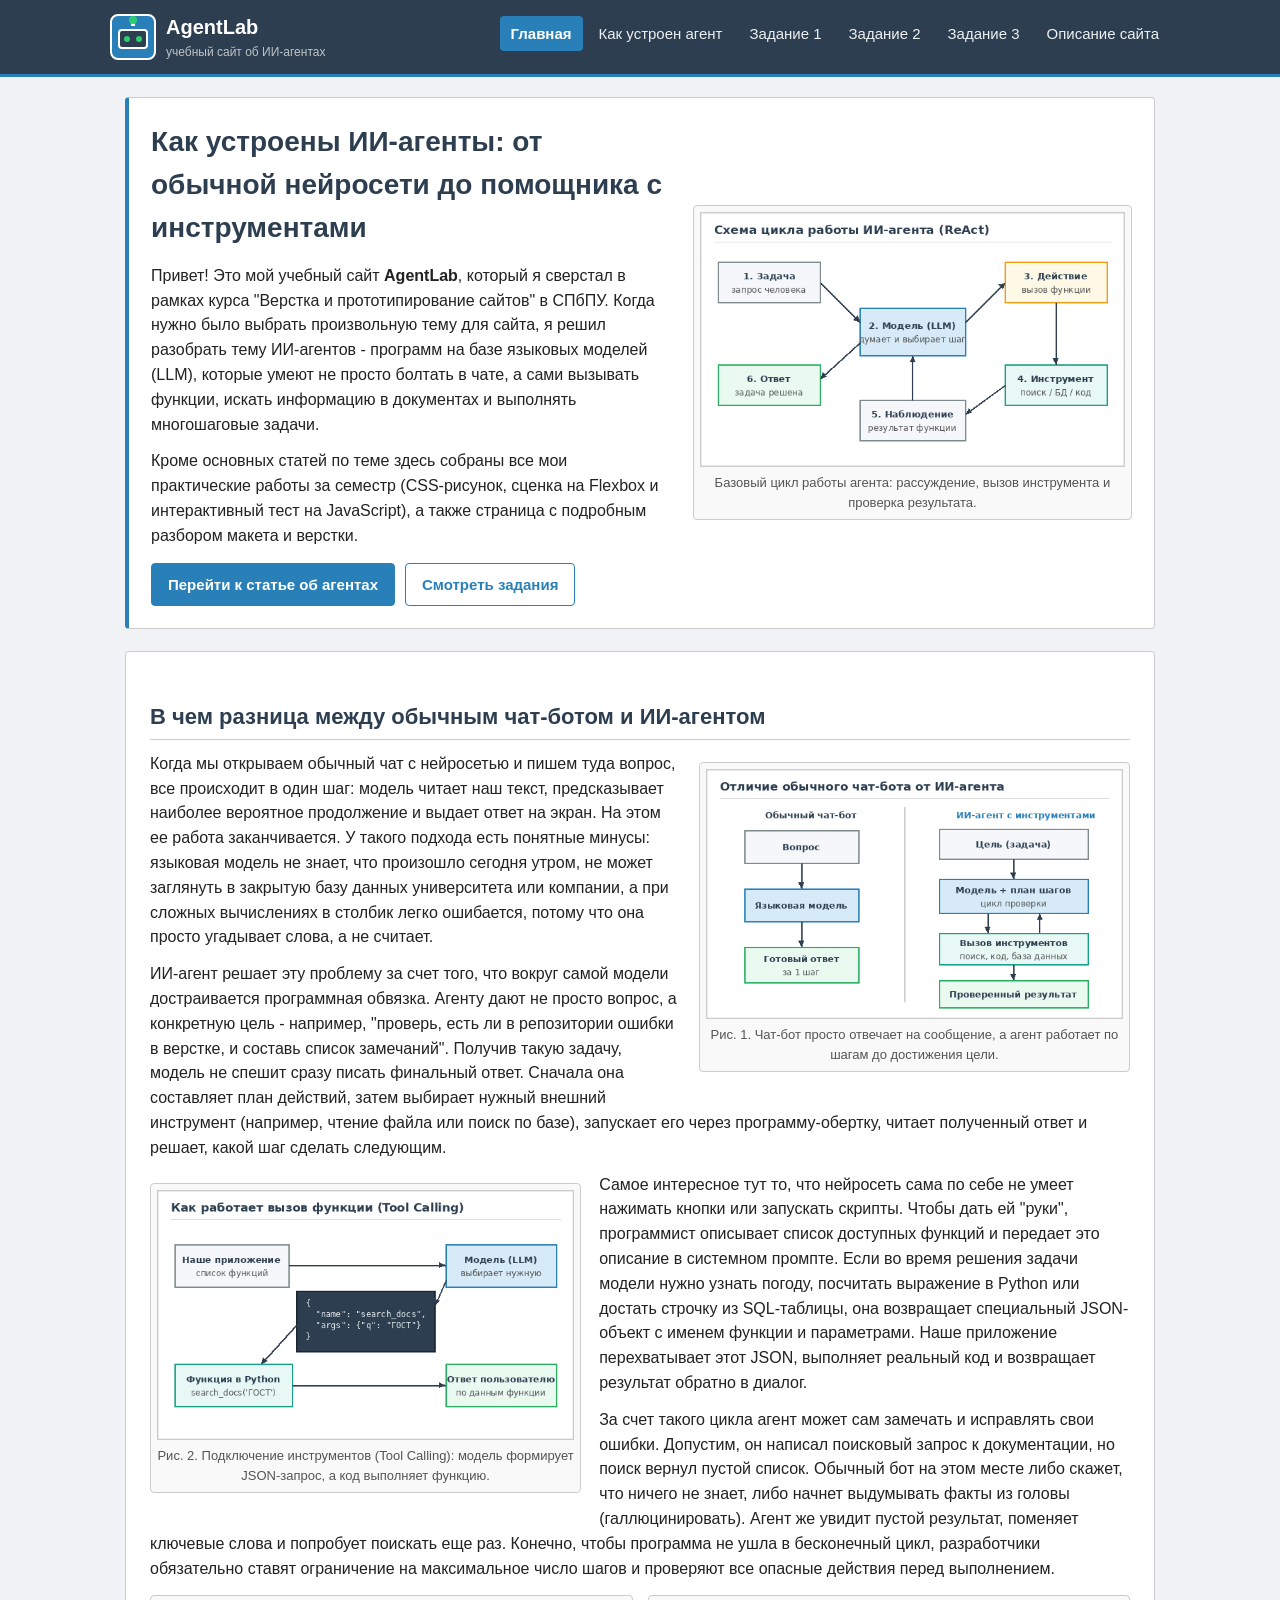
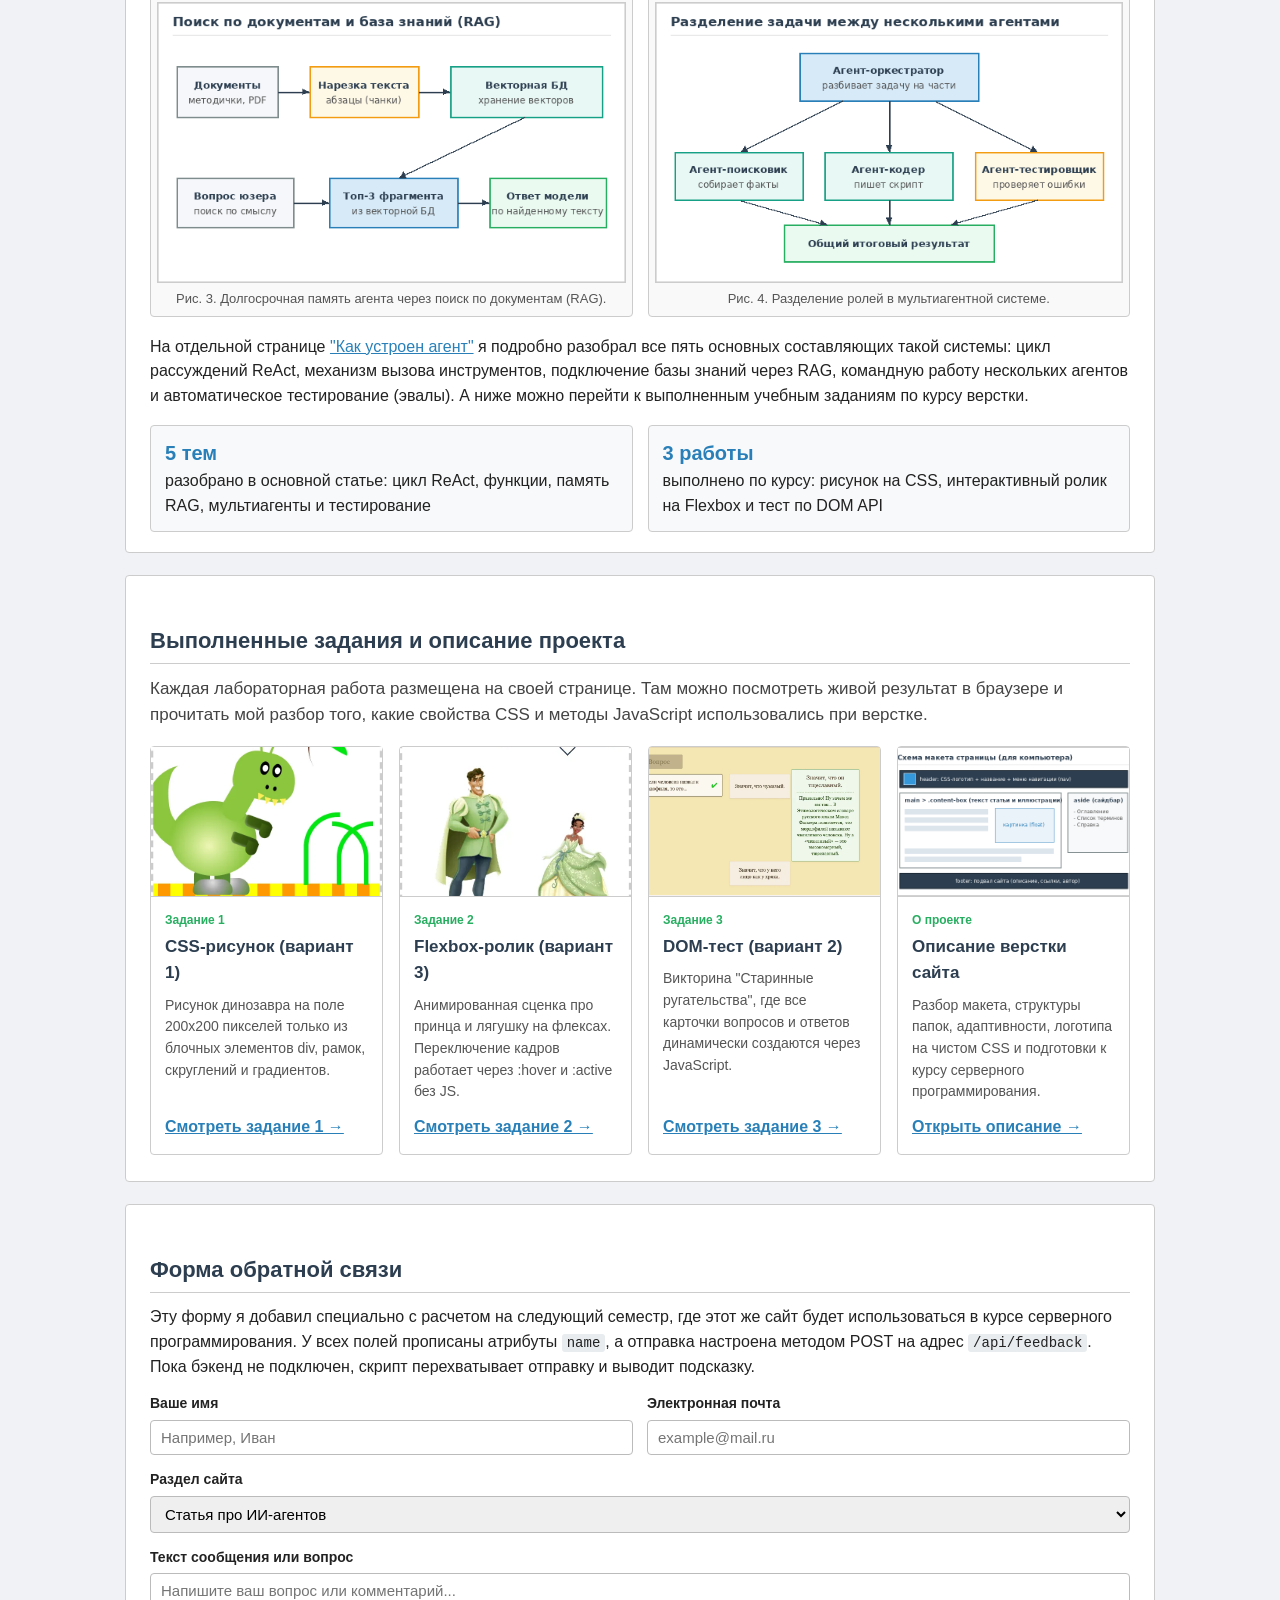
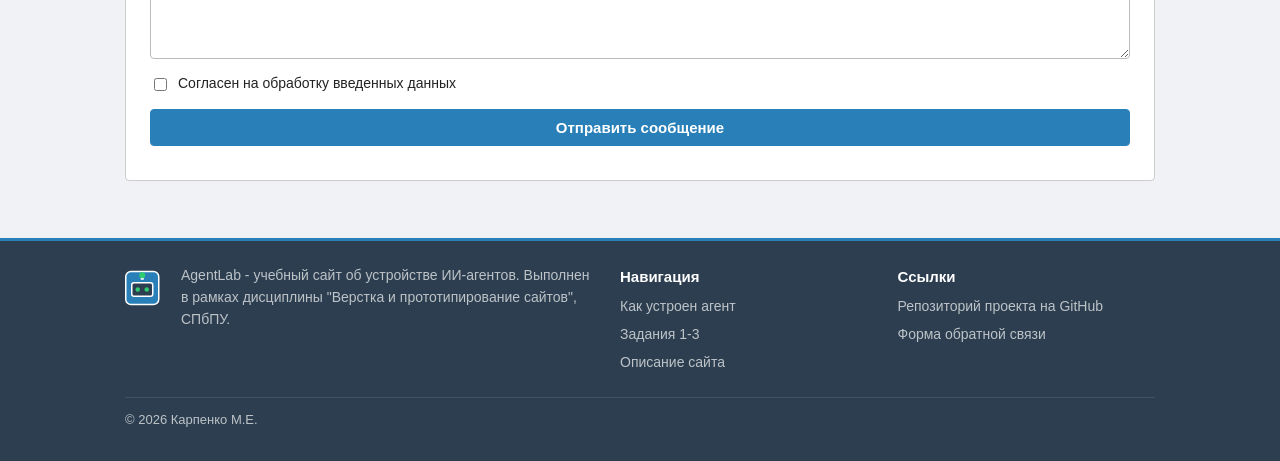
<file: index.html>
<!DOCTYPE html>
<html lang="ru">
<head>
    <meta charset="UTF-8">
    <meta name="viewport" content="width=device-width, initial-scale=1.0">
    <meta name="description" content="Учебный сайт AgentLab об устройстве ИИ-агентов и выполненные задания по курсу верстки сайтов (СПбПУ).">
    <title>AgentLab - учебный сайт об ИИ-агентах</title>
    <link rel="stylesheet" href="css/style.css?v=4">
</head>
<body>

    <!-- Шапка сайта -->
    <header class="header">
        <div class="container header-inner">
            <a class="logo-link" href="index.html">
                <span class="logo"><span class="logo-inner"></span></span>
                <span class="logo-text">
                    <span class="site-name">AgentLab</span>
                    <span class="site-desc">учебный сайт об ИИ-агентах</span>
                </span>
            </a>
            <nav class="main-nav">
                <ul>
                    <li><a class="nav-link active" href="index.html">Главная</a></li>
                    <li><a class="nav-link" href="pages/agents.html">Как устроен агент</a></li>
                    <li><a class="nav-link" href="pages/task1.html">Задание 1</a></li>
                    <li><a class="nav-link" href="pages/task2.html">Задание 2</a></li>
                    <li><a class="nav-link" href="pages/task3.html">Задание 3</a></li>
                    <li><a class="nav-link" href="pages/coursework.html">Описание сайта</a></li>
                </ul>
            </nav>
        </div>
    </header>

    <!-- Основное содержимое -->
    <main class="page-main" id="content">
        <div class="container">

            <!-- Первый экран лэндинга -->
            <section class="hero-block">
                <div class="hero-grid">
                    <div>
                        <h1>Как устроены ИИ-агенты: от обычной нейросети до помощника с инструментами</h1>
                        <p>
                            Привет! Это мой учебный сайт <strong>AgentLab</strong>, который я сверстал в рамках курса
                            "Верстка и прототипирование сайтов" в СПбПУ. Когда нужно было выбрать произвольную тему для сайта,
                            я решил разобрать тему ИИ-агентов - программ на базе языковых моделей (LLM), которые умеют не просто
                            болтать в чате, а сами вызывать функции, искать информацию в документах и выполнять многошаговые задачи.
                        </p>
                        <p>
                            Кроме основных статей по теме здесь собраны все мои практические работы за семестр (CSS-рисунок,
                            сценка на Flexbox и интерактивный тест на JavaScript), а также страница с подробным разбором макета и верстки.
                        </p>
                        <div class="hero-buttons">
                            <a class="btn" href="pages/agents.html">Перейти к статье об агентах</a>
                            <a class="btn btn-secondary" href="#tasks">Смотреть задания</a>
                        </div>
                    </div>
                    <figure class="img-figure">
                        <img src="images/diagrams/agent-loop.png" width="640" height="420"
                             alt="Схема работы ИИ-агента в цикле">
                        <figcaption>Базовый цикл работы агента: рассуждение, вызов инструмента и проверка результата.</figcaption>
                    </figure>
                </div>
            </section>

            <!-- Текстовый раздел с картинками внутри текста -->
            <section class="home-section" id="about">
                <article class="content-box clearfix">
                    <h2>В чем разница между обычным чат-ботом и ИИ-агентом</h2>

                    <figure class="img-figure img-right">
                        <img src="images/diagrams/chat-vs-agent.png" width="560" height="380"
                             alt="Сравнение обычного чат-бота и агента">
                        <figcaption>Рис. 1. Чат-бот просто отвечает на сообщение, а агент работает по шагам до достижения цели.</figcaption>
                    </figure>

                    <p>
                        Когда мы открываем обычный чат с нейросетью и пишем туда вопрос, все происходит в один шаг:
                        модель читает наш текст, предсказывает наиболее вероятное продолжение и выдает ответ на экран.
                        На этом ее работа заканчивается. У такого подхода есть понятные минусы: языковая модель не знает,
                        что произошло сегодня утром, не может заглянуть в закрытую базу данных университета или компании,
                        а при сложных вычислениях в столбик легко ошибается, потому что она просто угадывает слова, а не считает.
                    </p>
                    <p>
                        ИИ-агент решает эту проблему за счет того, что вокруг самой модели достраивается программная обвязка.
                        Агенту дают не просто вопрос, а конкретную цель - например, "проверь, есть ли в репозитории ошибки в верстке,
                        и составь список замечаний". Получив такую задачу, модель не спешит сразу писать финальный ответ. Сначала она
                        составляет план действий, затем выбирает нужный внешний инструмент (например, чтение файла или поиск по базе),
                        запускает его через программу-обертку, читает полученный ответ и решает, какой шаг сделать следующим.
                    </p>

                    <figure class="img-figure img-left">
                        <img src="images/diagrams/tool-calling.png" width="640" height="420"
                             alt="Схема вызова функции через JSON">
                        <figcaption>Рис. 2. Подключение инструментов (Tool Calling): модель формирует JSON-запрос, а код выполняет функцию.</figcaption>
                    </figure>

                    <p>
                        Самое интересное тут то, что нейросеть сама по себе не умеет нажимать кнопки или запускать скрипты.
                        Чтобы дать ей "руки", программист описывает список доступных функций и передает это описание в системном промпте.
                        Если во время решения задачи модели нужно узнать погоду, посчитать выражение в Python или достать строчку из SQL-таблицы,
                        она возвращает специальный JSON-объект с именем функции и параметрами. Наше приложение перехватывает этот JSON,
                        выполняет реальный код и возвращает результат обратно в диалог.
                    </p>
                    <p>
                        За счет такого цикла агент может сам замечать и исправлять свои ошибки. Допустим, он написал поисковый запрос
                        к документации, но поиск вернул пустой список. Обычный бот на этом месте либо скажет, что ничего не знает,
                        либо начнет выдумывать факты из головы (галлюцинировать). Агент же увидит пустой результат, поменяет ключевые слова
                        и попробует поискать еще раз. Конечно, чтобы программа не ушла в бесконечный цикл, разработчики обязательно ставят
                        ограничение на максимальное число шагов и проверяют все опасные действия перед выполнением.
                    </p>

                    <div class="img-row">
                        <figure class="img-figure">
                            <img src="images/diagrams/memory-rag.png" width="640" height="420"
                                 alt="Схема поиска по документам RAG">
                            <figcaption>Рис. 3. Долгосрочная память агента через поиск по документам (RAG).</figcaption>
                        </figure>
                        <figure class="img-figure">
                            <img src="images/diagrams/multi-agent.png" width="640" height="420"
                                 alt="Схема взаимодействия нескольких агентов">
                            <figcaption>Рис. 4. Разделение ролей в мультиагентной системе.</figcaption>
                        </figure>
                    </div>

                    <p>
                        На отдельной странице <a href="pages/agents.html">"Как устроен агент"</a> я подробно разобрал все пять основных
                        составляющих такой системы: цикл рассуждений ReAct, механизм вызова инструментов, подключение базы знаний через RAG,
                        командную работу нескольких агентов и автоматическое тестирование (эвалы). А ниже можно перейти к выполненным
                        учебным заданиям по курсу верстки.
                    </p>

                    <div class="facts-row">
                        <div class="fact-item">
                            <span class="fact-num">5 тем</span>
                            <span>разобрано в основной статье: цикл ReAct, функции, память RAG, мультиагенты и тестирование</span>
                        </div>
                        <div class="fact-item">
                            <span class="fact-num">3 работы</span>
                            <span>выполнено по курсу: рисунок на CSS, интерактивный ролик на Flexbox и тест по DOM API</span>
                        </div>
                    </div>
                </article>
            </section>

            <!-- Блок с карточками лабораторных заданий -->
            <section class="home-section" id="tasks">
                <div class="content-box">
                    <h2>Выполненные задания и описание проекта</h2>
                    <p class="intro-text">
                        Каждая лабораторная работа размещена на своей странице. Там можно посмотреть живой результат
                        в браузере и прочитать мой разбор того, какие свойства CSS и методы JavaScript использовались при верстке.
                    </p>
                    <ul class="cards-grid">
                        <li>
                            <article class="task-card">
                                <img class="task-card-img" src="images/screens/dino.png" width="612" height="615"
                                     alt="Динозавр, нарисованный средствами CSS">
                                <div class="task-card-body">
                                    <span class="task-card-tag">Задание 1</span>
                                    <h3 class="task-card-title">CSS-рисунок (вариант 1)</h3>
                                    <p class="task-card-desc">Рисунок динозавра на поле 200x200 пикселей только из блочных элементов div, рамок, скруглений и градиентов.</p>
                                    <a class="task-card-link" href="pages/task1.html">Смотреть задание 1 &rarr;</a>
                                </div>
                            </article>
                        </li>
                        <li>
                            <article class="task-card">
                                <img class="task-card-img" src="images/screens/roller-active.png" width="400" height="402"
                                     alt="Сценка на Flexbox с принцем и принцессой">
                                <div class="task-card-body">
                                    <span class="task-card-tag">Задание 2</span>
                                    <h3 class="task-card-title">Flexbox-ролик (вариант 3)</h3>
                                    <p class="task-card-desc">Анимированная сценка про принца и лягушку на флексах. Переключение кадров работает через :hover и :active без JS.</p>
                                    <a class="task-card-link" href="pages/task2.html">Смотреть задание 2 &rarr;</a>
                                </div>
                            </article>
                        </li>
                        <li>
                            <article class="task-card">
                                <img class="task-card-img" src="images/screens/quiz-answer.png" width="942" height="513"
                                     alt="Интерактивный DOM-тест в браузере">
                                <div class="task-card-body">
                                    <span class="task-card-tag">Задание 3</span>
                                    <h3 class="task-card-title">DOM-тест (вариант 2)</h3>
                                    <p class="task-card-desc">Викторина "Старинные ругательства", где все карточки вопросов и ответов динамически создаются через JavaScript.</p>
                                    <a class="task-card-link" href="pages/task3.html">Смотреть задание 3 &rarr;</a>
                                </div>
                            </article>
                        </li>
                        <li>
                            <article class="task-card">
                                <img class="task-card-img" src="images/diagrams/wireframe-desktop.png" width="640" height="400"
                                     alt="Схема макета страницы сайта">
                                <div class="task-card-body">
                                    <span class="task-card-tag">О проекте</span>
                                    <h3 class="task-card-title">Описание верстки сайта</h3>
                                    <p class="task-card-desc">Разбор макета, структуры папок, адаптивности, логотипа на чистом CSS и подготовки к курсу серверного программирования.</p>
                                    <a class="task-card-link" href="pages/coursework.html">Открыть описание &rarr;</a>
                                </div>
                            </article>
                        </li>
                    </ul>
                </div>
            </section>

            <!-- Форма обратной связи (задел под серверное программирование) -->
            <section class="home-section" id="feedback">
                <div class="content-box">
                    <h2>Форма обратной связи</h2>
                    <p>
                        Эту форму я добавил специально с расчетом на следующий семестр, где этот же сайт будет использоваться
                        в курсе серверного программирования. У всех полей прописаны атрибуты <code>name</code>, а отправка
                        настроена методом POST на адрес <code>/api/feedback</code>. Пока бэкенд не подключен, скрипт перехватывает
                        отправку и выводит подсказку.
                    </p>
                    <form class="feedback-form" id="feedback-form" action="/api/feedback" method="post" data-endpoint="/api/feedback">
                        <div class="form-group">
                            <label for="feedback-name">Ваше имя</label>
                            <input id="feedback-name" name="name" type="text" placeholder="Например, Иван" required maxlength="80">
                        </div>
                        <div class="form-group">
                            <label for="feedback-email">Электронная почта</label>
                            <input id="feedback-email" name="email" type="email" placeholder="example@mail.ru" required>
                        </div>
                        <div class="form-group form-group-full">
                            <label for="feedback-topic">Раздел сайта</label>
                            <select id="feedback-topic" name="topic">
                                <option value="agents">Статья про ИИ-агентов</option>
                                <option value="tasks">Лабораторные задания 1-3</option>
                                <option value="coursework">Верстка и устройство сайта</option>
                            </select>
                        </div>
                        <div class="form-group form-group-full">
                            <label for="feedback-message">Текст сообщения или вопрос</label>
                            <textarea id="feedback-message" name="message" rows="4" placeholder="Напишите ваш вопрос или комментарий..." required maxlength="2000"></textarea>
                        </div>
                        <div class="form-group form-check form-group-full">
                            <input id="feedback-agree" name="agree" type="checkbox" required>
                            <label for="feedback-agree">Согласен на обработку введенных данных</label>
                        </div>
                        <div class="form-group">
                            <button class="btn" type="submit">Отправить сообщение</button>
                        </div>
                        <p class="form-status" id="feedback-status"></p>
                    </form>
                </div>
            </section>

        </div>
    </main>

    <!-- Подвал сайта -->
    <footer class="footer">
        <div class="container">
            <div class="footer-grid">
                <div class="footer-brand">
                    <span class="logo logo-small"><span class="logo-inner"></span></span>
                    <p>AgentLab - учебный сайт об устройстве ИИ-агентов. Выполнен в рамках дисциплины "Верстка и прототипирование сайтов", СПбПУ.</p>
                </div>
                <nav>
                    <h2>Навигация</h2>
                    <ul>
                        <li><a href="pages/agents.html">Как устроен агент</a></li>
                        <li><a href="pages/task1.html">Задания 1-3</a></li>
                        <li><a href="pages/coursework.html">Описание сайта</a></li>
                    </ul>
                </nav>
                <div>
                    <h2>Ссылки</h2>
                    <ul>
                        <li><a href="https://github.com/mdesmondo/web-coursework-spbpu">Репозиторий проекта на GitHub</a></li>
                        <li><a href="index.html#feedback">Форма обратной связи</a></li>
                    </ul>
                </div>
            </div>
            <p class="footer-copy">&copy; 2026 Карпенко М.Е.</p>
        </div>
    </footer>

    <script src="scripts/feedback-form.js"></script>
</body>
</html>
</file>
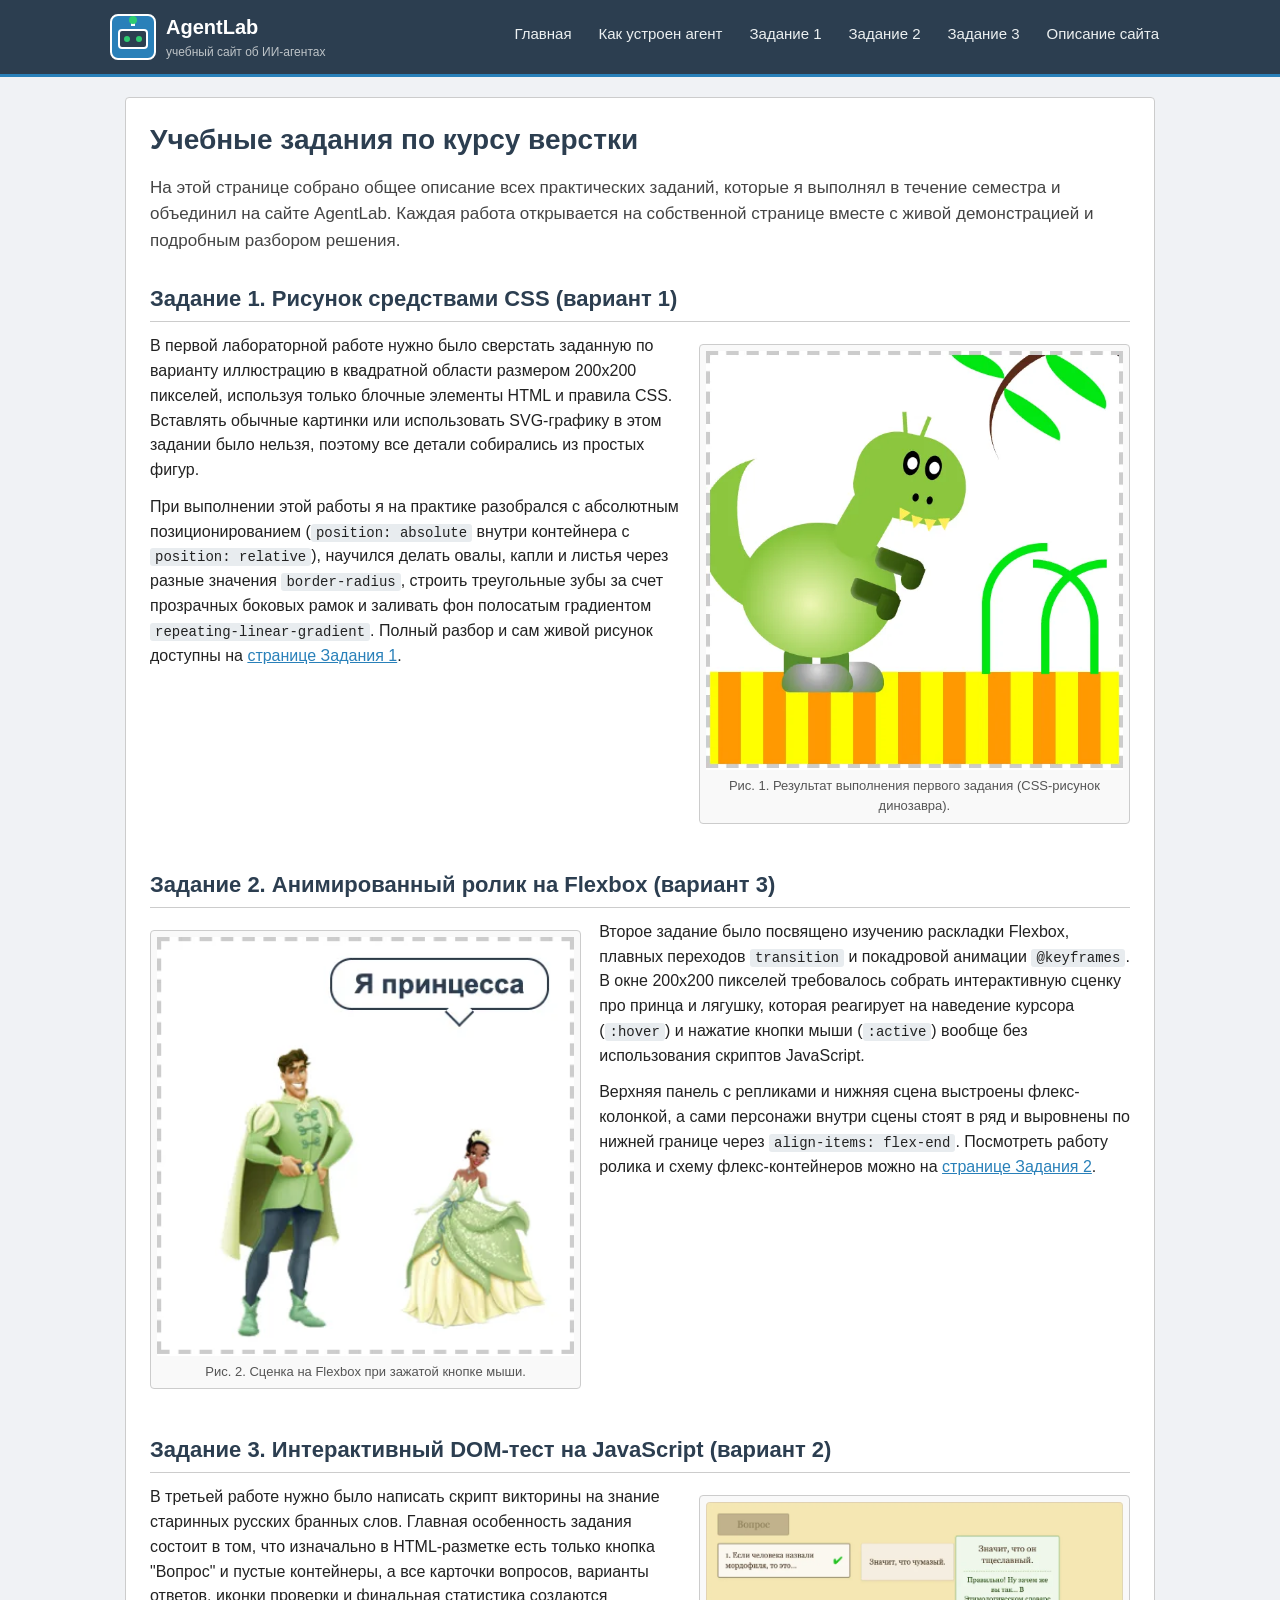
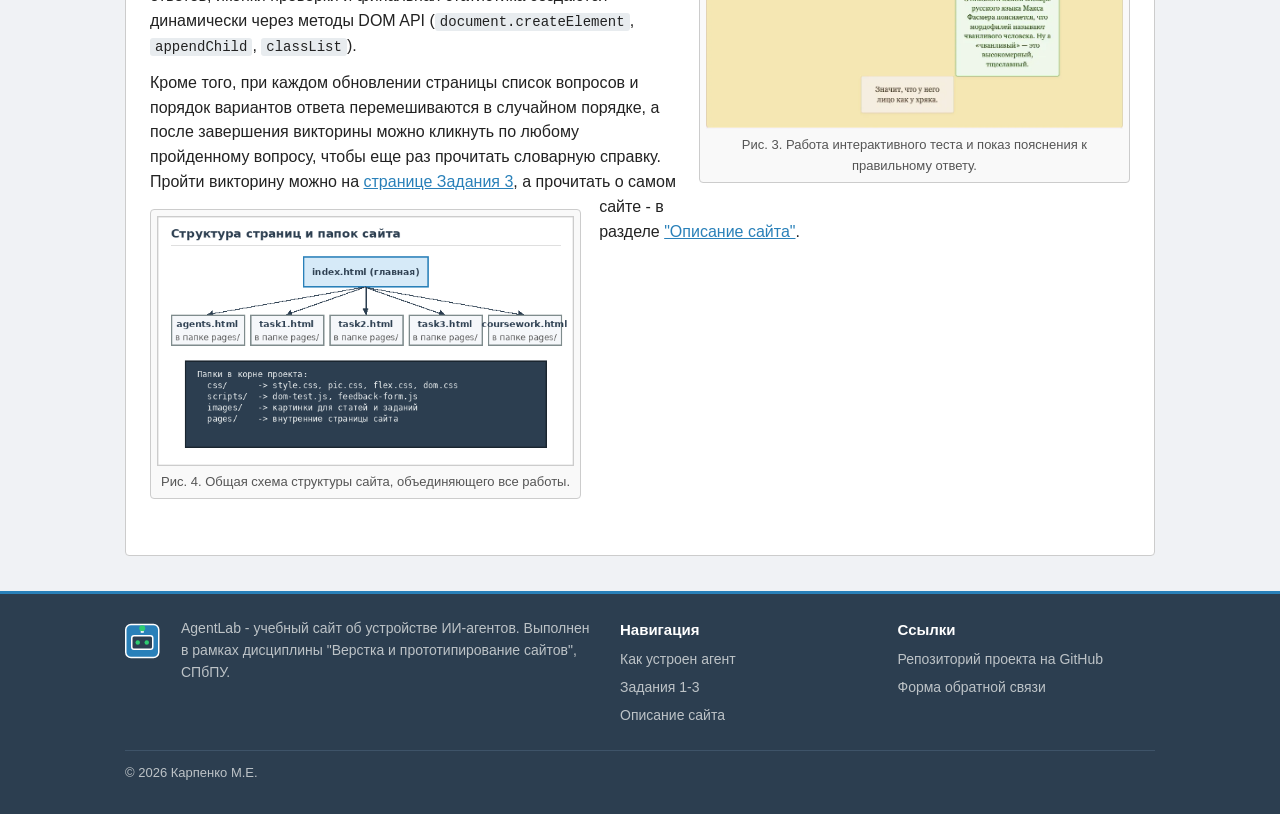
<file: tasks.html>
<!DOCTYPE html>
<html lang="ru">
<head>
    <meta charset="UTF-8">
    <meta name="viewport" content="width=device-width, initial-scale=1.0">
    <meta name="description" content="Обзор всех лабораторных заданий по курсу верстки и прототипирования сайтов: CSS-рисунок, Flexbox-ролик и DOM-тест.">
    <title>Учебные задания - AgentLab</title>
    <link rel="stylesheet" href="css/style.css?v=4">
</head>
<body>

    <!-- Шапка сайта -->
    <header class="header">
        <div class="container header-inner">
            <a class="logo-link" href="index.html">
                <span class="logo"><span class="logo-inner"></span></span>
                <span class="logo-text">
                    <span class="site-name">AgentLab</span>
                    <span class="site-desc">учебный сайт об ИИ-агентах</span>
                </span>
            </a>
            <nav class="main-nav">
                <ul>
                    <li><a class="nav-link" href="index.html">Главная</a></li>
                    <li><a class="nav-link" href="pages/agents.html">Как устроен агент</a></li>
                    <li><a class="nav-link" href="pages/task1.html">Задание 1</a></li>
                    <li><a class="nav-link" href="pages/task2.html">Задание 2</a></li>
                    <li><a class="nav-link" href="pages/task3.html">Задание 3</a></li>
                    <li><a class="nav-link" href="pages/coursework.html">Описание сайта</a></li>
                </ul>
            </nav>
        </div>
    </header>

    <!-- Основное содержимое -->
    <main class="page-main" id="content">
        <div class="container">

<article class="content-box clearfix">
                <h1>Учебные задания по курсу верстки</h1>
                <p class="intro-text">
                    На этой странице собрано общее описание всех практических заданий, которые я выполнял в течение семестра
                    и объединил на сайте AgentLab. Каждая работа открывается на собственной странице вместе с живой демонстрацией
                    и подробным разбором решения.
                </p>

                <section>
                    <h2>Задание 1. Рисунок средствами CSS (вариант 1)</h2>
                    <figure class="img-figure img-right">
                        <a href="pages/task1.html"><img src="images/screens/dino.png" width="612" height="615"
                             alt="Скриншот первого задания: динозавр на CSS"></a>
                        <figcaption>Рис. 1. Результат выполнения первого задания (CSS-рисунок динозавра).</figcaption>
                    </figure>
                    <p>
                        В первой лабораторной работе нужно было сверстать заданную по варианту иллюстрацию в квадратной области
                        размером 200x200 пикселей, используя только блочные элементы HTML и правила CSS. Вставлять обычные картинки
                        или использовать SVG-графику в этом задании было нельзя, поэтому все детали собирались из простых фигур.
                    </p>
                    <p>
                        При выполнении этой работы я на практике разобрался с абсолютным позиционированием (<code>position: absolute</code>
                        внутри контейнера с <code>position: relative</code>), научился делать овалы, капли и листья через разные значения
                        <code>border-radius</code>, строить треугольные зубы за счет прозрачных боковых рамок и заливать фон полосатым
                        градиентом <code>repeating-linear-gradient</code>. Полный разбор и сам живой рисунок доступны на
                        <a href="pages/task1.html">странице Задания 1</a>.
                    </p>
                </section>

                <section>
                    <h2>Задание 2. Анимированный ролик на Flexbox (вариант 3)</h2>
                    <figure class="img-figure img-left">
                        <a href="pages/task2.html"><img src="images/screens/roller-active.png" width="400" height="402"
                             alt="Скриншот второго задания: сценка с принцем и принцессой"></a>
                        <figcaption>Рис. 2. Сценка на Flexbox при зажатой кнопке мыши.</figcaption>
                    </figure>
                    <p>
                        Второе задание было посвящено изучению раскладки Flexbox, плавных переходов <code>transition</code> и покадровой
                        анимации <code>@keyframes</code>. В окне 200x200 пикселей требовалось собрать интерактивную сценку про принца
                        и лягушку, которая реагирует на наведение курсора (<code>:hover</code>) и нажатие кнопки мыши (<code>:active</code>)
                        вообще без использования скриптов JavaScript.
                    </p>
                    <p>
                        Верхняя панель с репликами и нижняя сцена выстроены флекс-колонкой, а сами персонажи внутри сцены стоят в ряд
                        и выровнены по нижней границе через <code>align-items: flex-end</code>. Посмотреть работу ролика и схему
                        флекс-контейнеров можно на <a href="pages/task2.html">странице Задания 2</a>.
                    </p>
                </section>

                <section>
                    <h2>Задание 3. Интерактивный DOM-тест на JavaScript (вариант 2)</h2>
                    <figure class="img-figure img-right">
                        <a href="pages/task3.html"><img src="images/screens/quiz-answer.png" width="942" height="513"
                             alt="Скриншот третьего задания: викторина про старинные слова"></a>
                        <figcaption>Рис. 3. Работа интерактивного теста и показ пояснения к правильному ответу.</figcaption>
                    </figure>
                    <p>
                        В третьей работе нужно было написать скрипт викторины на знание старинных русских бранных слов. Главная
                        особенность задания состоит в том, что изначально в HTML-разметке есть только кнопка "Вопрос" и пустые
                        контейнеры, а все карточки вопросов, варианты ответов, иконки проверки и финальная статистика создаются
                        динамически через методы DOM API (<code>document.createElement</code>, <code>appendChild</code>,
                        <code>classList</code>).
                    </p>
                    <figure class="img-figure img-left">
                        <a href="pages/coursework.html"><img src="images/diagrams/site-structure.png" width="640" height="420"
                             alt="Схема структуры всего учебного сайта"></a>
                        <figcaption>Рис. 4. Общая схема структуры сайта, объединяющего все работы.</figcaption>
                    </figure>
                    <p>
                        Кроме того, при каждом обновлении страницы список вопросов и порядок вариантов ответа перемешиваются в случайном
                        порядке, а после завершения викторины можно кликнуть по любому пройденному вопросу, чтобы еще раз прочитать
                        словарную справку. Пройти викторину можно на <a href="pages/task3.html">странице Задания 3</a>, а прочитать
                        о самом сайте - в разделе <a href="pages/coursework.html">"Описание сайта"</a>.
                    </p>
                </section>
            </article>
        </div>
    </main>

    <!-- Подвал сайта -->
    <footer class="footer">
        <div class="container">
            <div class="footer-grid">
                <div class="footer-brand">
                    <span class="logo logo-small"><span class="logo-inner"></span></span>
                    <p>AgentLab - учебный сайт об устройстве ИИ-агентов. Выполнен в рамках дисциплины "Верстка и прототипирование сайтов", СПбПУ.</p>
                </div>
                <nav>
                    <h2>Навигация</h2>
                    <ul>
                        <li><a href="pages/agents.html">Как устроен агент</a></li>
                        <li><a href="pages/task1.html">Задания 1-3</a></li>
                        <li><a href="pages/coursework.html">Описание сайта</a></li>
                    </ul>
                </nav>
                <div>
                    <h2>Ссылки</h2>
                    <ul>
                        <li><a href="https://github.com/mdesmondo/web-coursework-spbpu">Репозиторий проекта на GitHub</a></li>
                        <li><a href="index.html#feedback">Форма обратной связи</a></li>
                    </ul>
                </div>
            </div>
            <p class="footer-copy">&copy; 2026 Карпенко М.Е.</p>
        </div>
    </footer>

</body>
</html>
</file>
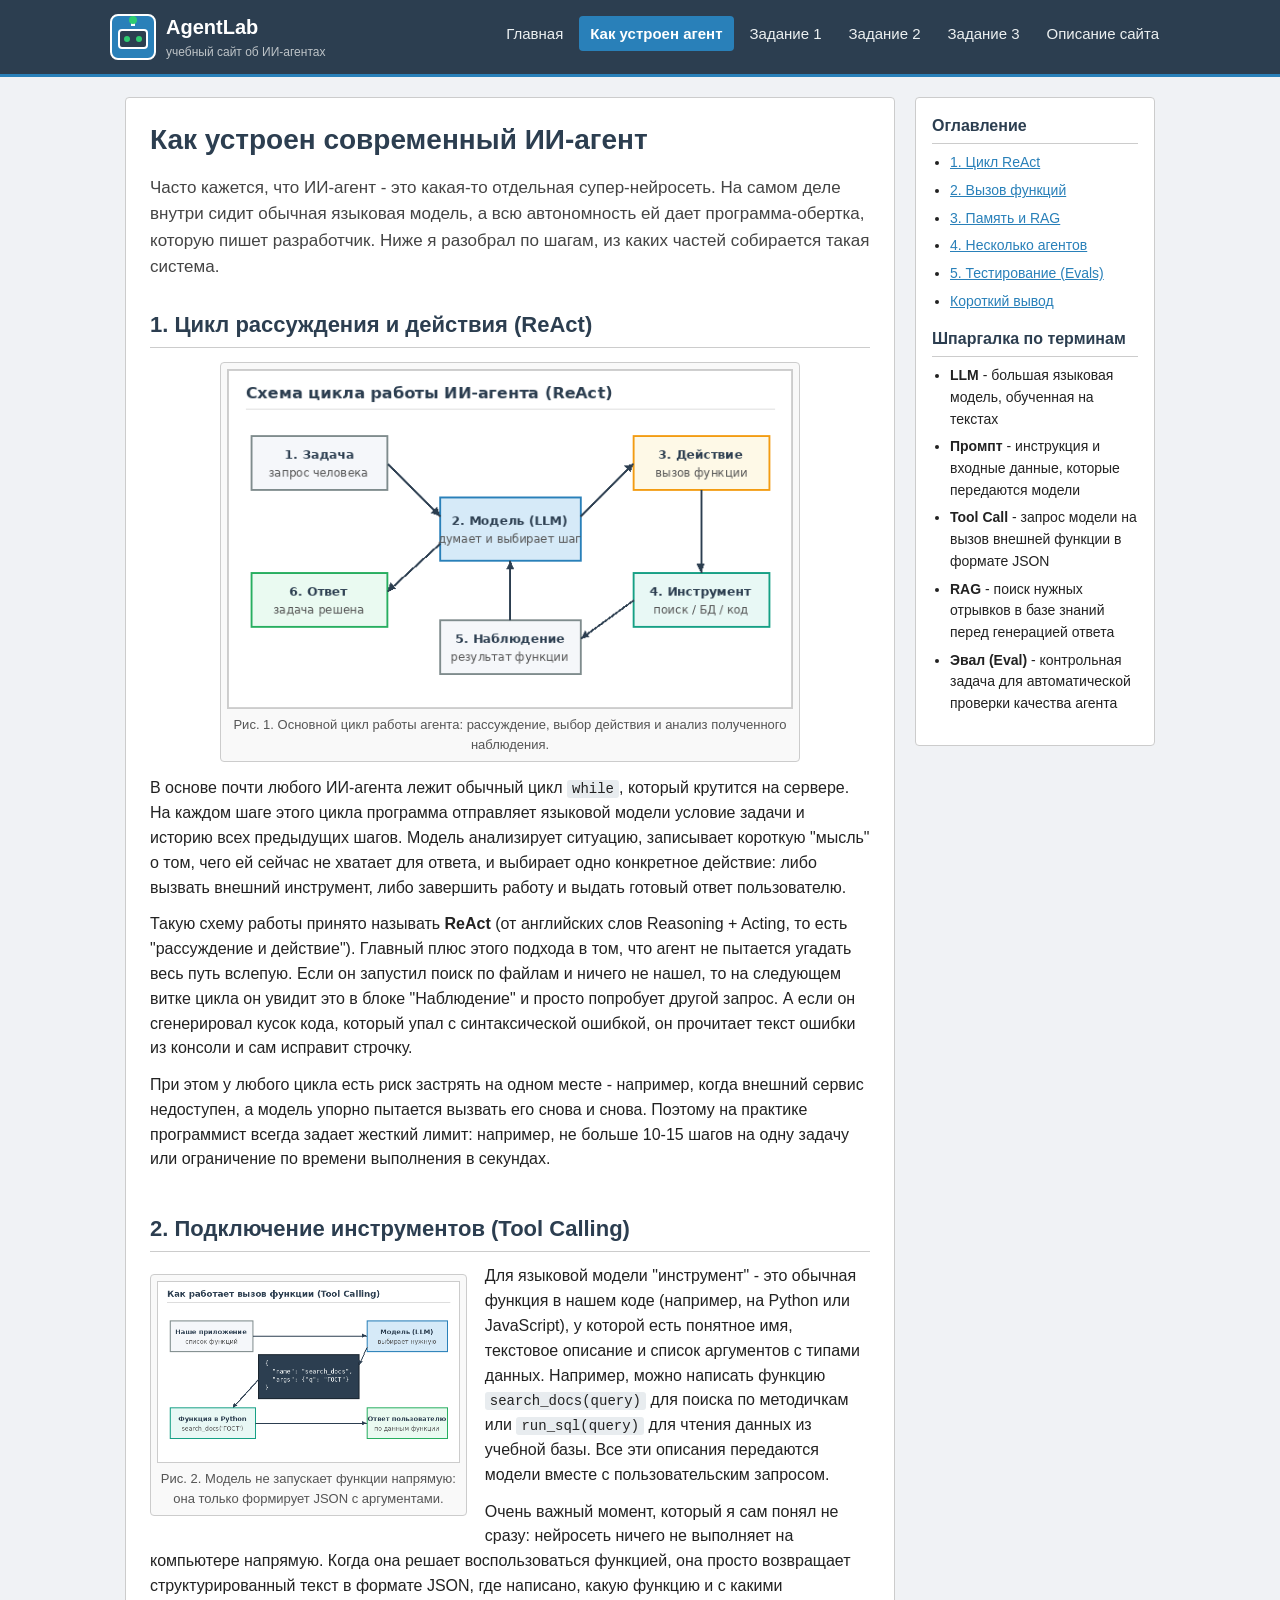
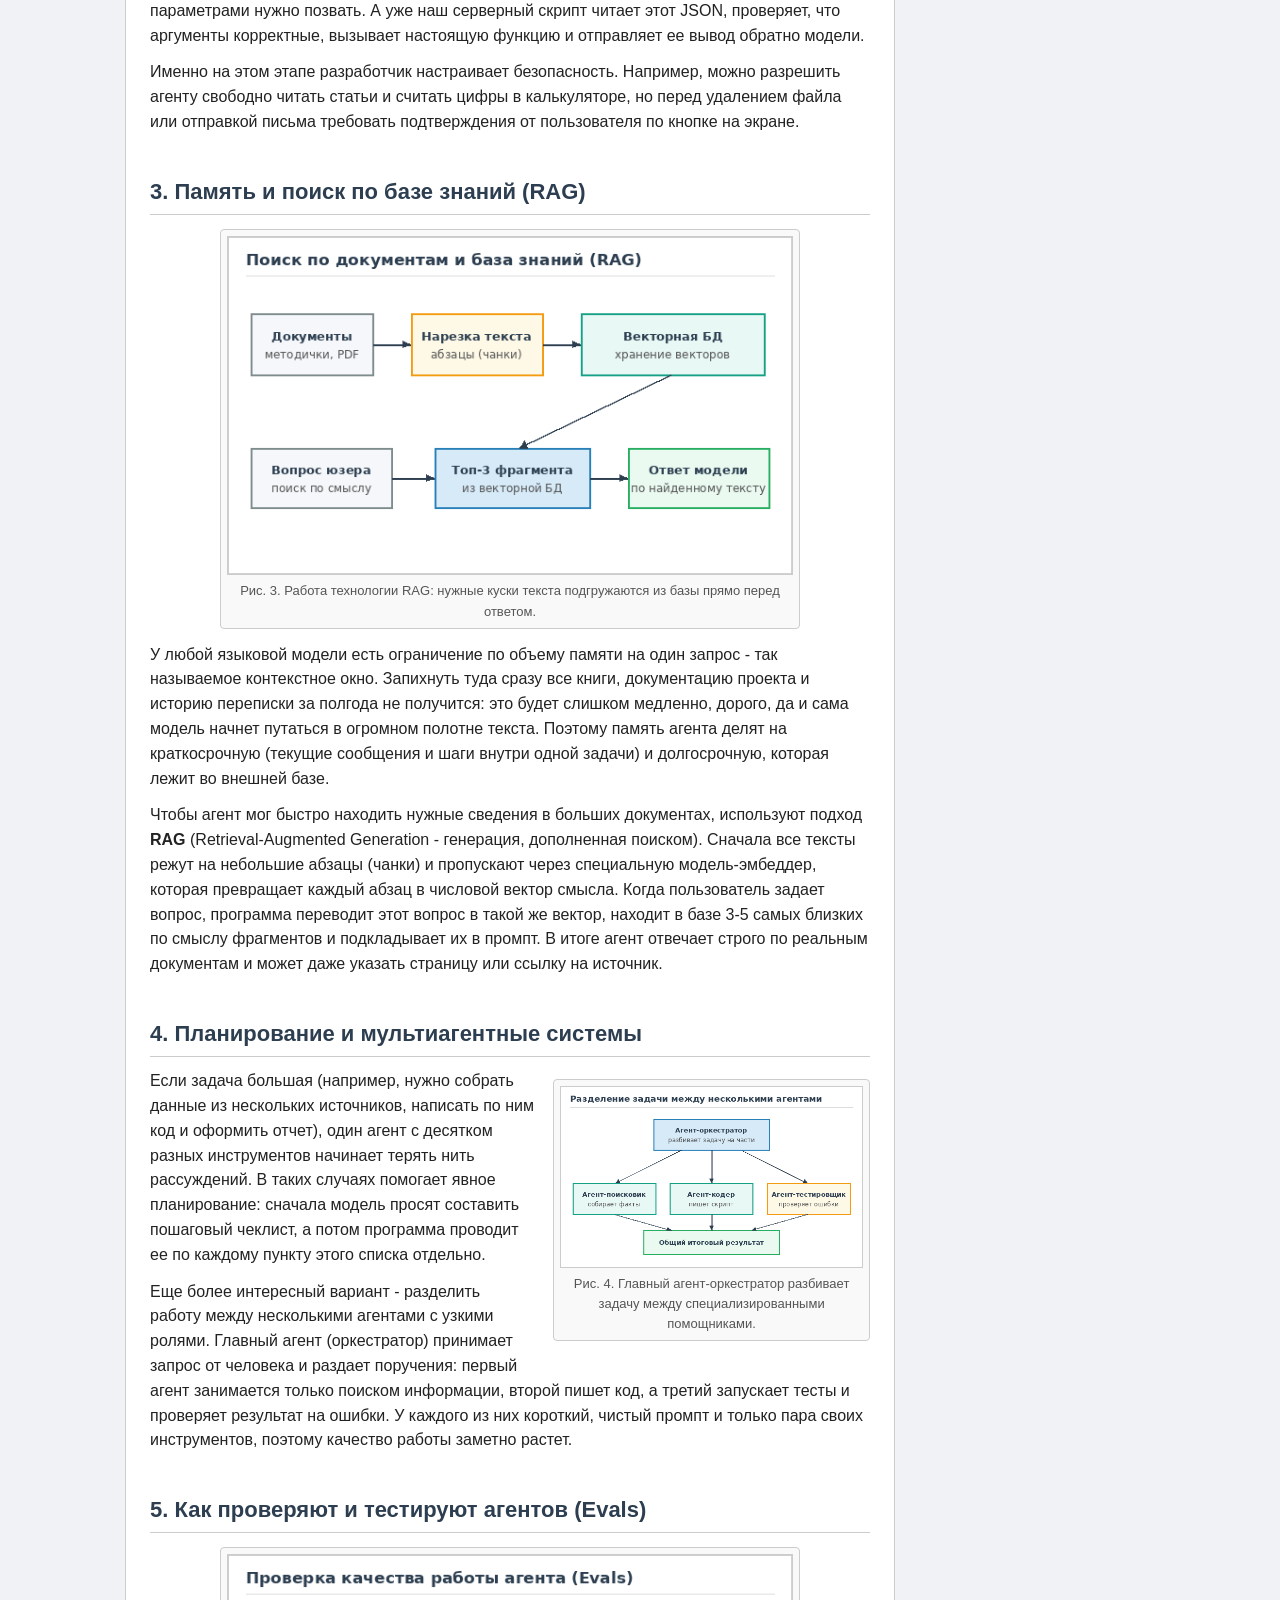
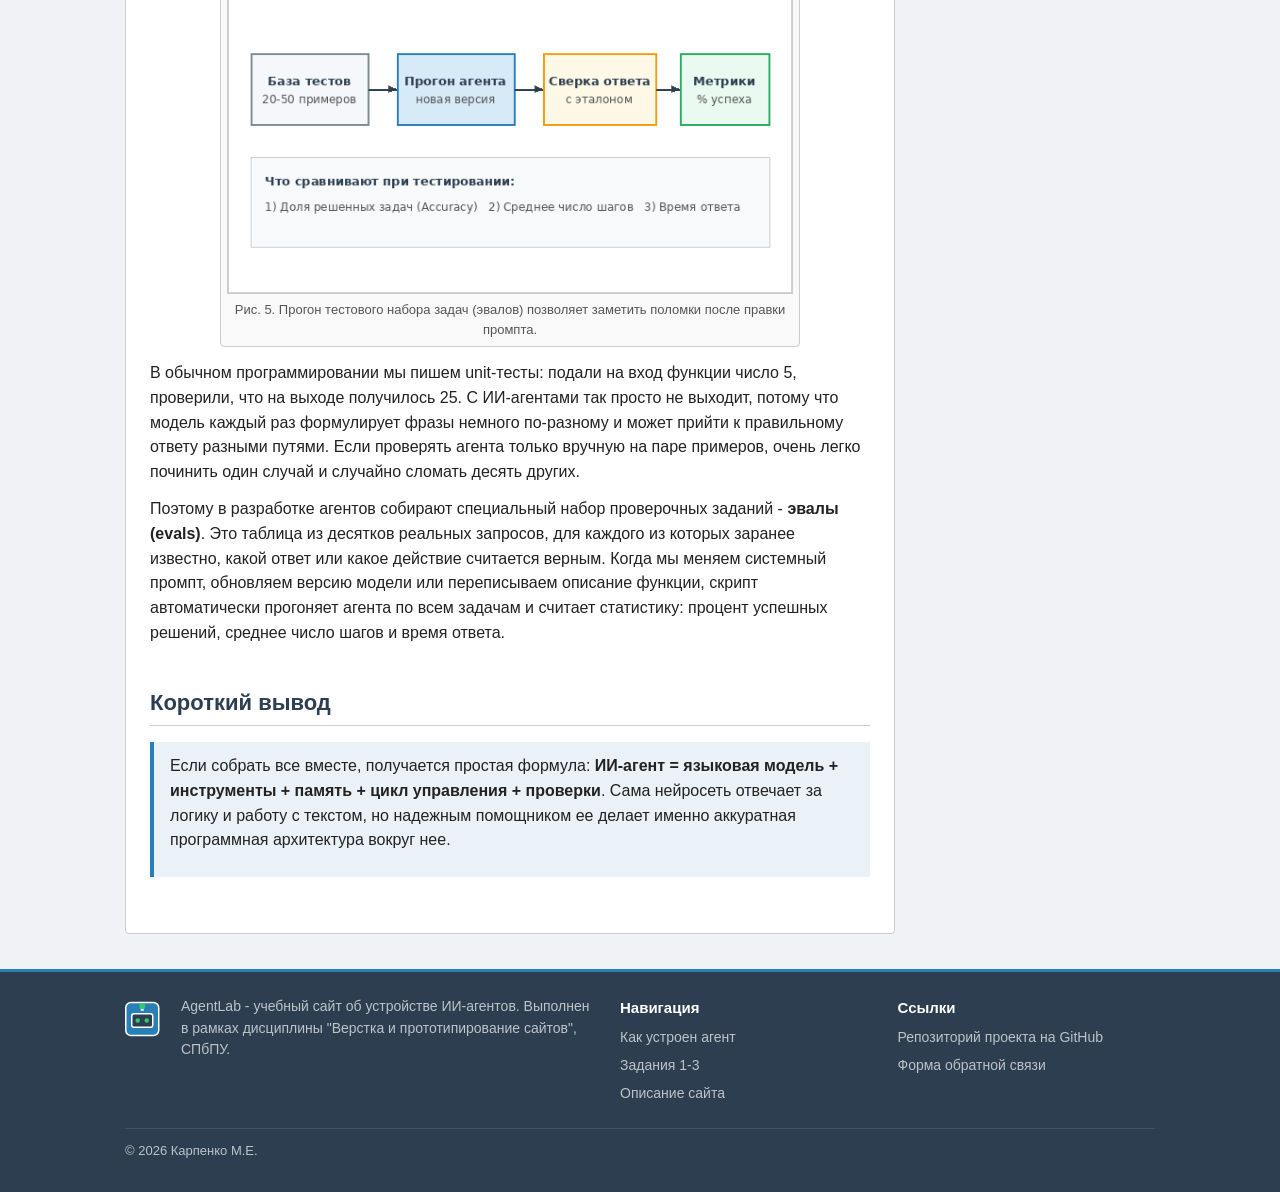
<file: pages/agents.html>
<!DOCTYPE html>
<html lang="ru">
<head>
    <meta charset="UTF-8">
    <meta name="viewport" content="width=device-width, initial-scale=1.0">
    <meta name="description" content="Подробный разбор того, как устроены ИИ-агенты: цикл ReAct, вызов функций, память RAG, мультиагентные системы и тестирование.">
    <title>Как устроен ИИ-агент - AgentLab</title>
    <link rel="stylesheet" href="../css/style.css?v=4">
</head>
<body>

    <!-- Шапка сайта -->
    <header class="header">
        <div class="container header-inner">
            <a class="logo-link" href="../index.html">
                <span class="logo"><span class="logo-inner"></span></span>
                <span class="logo-text">
                    <span class="site-name">AgentLab</span>
                    <span class="site-desc">учебный сайт об ИИ-агентах</span>
                </span>
            </a>
            <nav class="main-nav">
                <ul>
                    <li><a class="nav-link" href="../index.html">Главная</a></li>
                    <li><a class="nav-link active" href="agents.html">Как устроен агент</a></li>
                    <li><a class="nav-link" href="task1.html">Задание 1</a></li>
                    <li><a class="nav-link" href="task2.html">Задание 2</a></li>
                    <li><a class="nav-link" href="task3.html">Задание 3</a></li>
                    <li><a class="nav-link" href="coursework.html">Описание сайта</a></li>
                </ul>
            </nav>
        </div>
    </header>

    <!-- Основное содержимое -->
    <main class="page-main" id="content">
        <div class="container">

<div class="page-grid">
                <article class="content-box clearfix">
                    <h1>Как устроен современный ИИ-агент</h1>
                    <p class="intro-text">
                        Часто кажется, что ИИ-агент - это какая-то отдельная супер-нейросеть. На самом деле внутри сидит
                        обычная языковая модель, а всю автономность ей дает программа-обертка, которую пишет разработчик.
                        Ниже я разобрал по шагам, из каких частей собирается такая система.
                    </p>

                    <section id="loop">
                        <h2>1. Цикл рассуждения и действия (ReAct)</h2>
                        <figure class="img-figure img-wide">
                            <img src="../images/diagrams/agent-loop.png" width="640" height="420"
                                 alt="Схема цикла работы агента ReAct">
                            <figcaption>Рис. 1. Основной цикл работы агента: рассуждение, выбор действия и анализ полученного наблюдения.</figcaption>
                        </figure>
                        <p>
                            В основе почти любого ИИ-агента лежит обычный цикл <code>while</code>, который крутится на сервере.
                            На каждом шаге этого цикла программа отправляет языковой модели условие задачи и историю всех предыдущих
                            шагов. Модель анализирует ситуацию, записывает короткую "мысль" о том, чего ей сейчас не хватает для ответа,
                            и выбирает одно конкретное действие: либо вызвать внешний инструмент, либо завершить работу и выдать готовый
                            ответ пользователю.
                        </p>
                        <p>
                            Такую схему работы принято называть <strong>ReAct</strong> (от английских слов Reasoning + Acting, то есть
                            "рассуждение и действие"). Главный плюс этого подхода в том, что агент не пытается угадать весь путь
                            вслепую. Если он запустил поиск по файлам и ничего не нашел, то на следующем витке цикла он увидит
                            это в блоке "Наблюдение" и просто попробует другой запрос. А если он сгенерировал кусок кода, который
                            упал с синтаксической ошибкой, он прочитает текст ошибки из консоли и сам исправит строчку.
                        </p>
                        <p>
                            При этом у любого цикла есть риск застрять на одном месте - например, когда внешний сервис недоступен,
                            а модель упорно пытается вызвать его снова и снова. Поэтому на практике программист всегда задает жесткий
                            лимит: например, не больше 10-15 шагов на одну задачу или ограничение по времени выполнения в секундах.
                        </p>
                    </section>

                    <section id="tools">
                        <h2>2. Подключение инструментов (Tool Calling)</h2>
                        <figure class="img-figure img-left">
                            <img src="../images/diagrams/tool-calling.png" width="640" height="420"
                                 alt="Схема вызова внешней функции через JSON">
                            <figcaption>Рис. 2. Модель не запускает функции напрямую: она только формирует JSON с аргументами.</figcaption>
                        </figure>
                        <p>
                            Для языковой модели "инструмент" - это обычная функция в нашем коде (например, на Python или JavaScript),
                            у которой есть понятное имя, текстовое описание и список аргументов с типами данных. Например, можно
                            написать функцию <code>search_docs(query)</code> для поиска по методичкам или <code>run_sql(query)</code>
                            для чтения данных из учебной базы. Все эти описания передаются модели вместе с пользовательским запросом.
                        </p>
                        <p>
                            Очень важный момент, который я сам понял не сразу: нейросеть ничего не выполняет на компьютере напрямую.
                            Когда она решает воспользоваться функцией, она просто возвращает структурированный текст в формате JSON,
                            где написано, какую функцию и с какими параметрами нужно позвать. А уже наш серверный скрипт читает этот
                            JSON, проверяет, что аргументы корректные, вызывает настоящую функцию и отправляет ее вывод обратно модели.
                        </p>
                        <p>
                            Именно на этом этапе разработчик настраивает безопасность. Например, можно разрешить агенту свободно
                            читать статьи и считать цифры в калькуляторе, но перед удалением файла или отправкой письма требовать
                            подтверждения от пользователя по кнопке на экране.
                        </p>
                    </section>

                    <section id="memory">
                        <h2>3. Память и поиск по базе знаний (RAG)</h2>
                        <figure class="img-figure img-wide">
                            <img src="../images/diagrams/memory-rag.png" width="640" height="420"
                                 alt="Схема работы памяти и векторного поиска RAG">
                            <figcaption>Рис. 3. Работа технологии RAG: нужные куски текста подгружаются из базы прямо перед ответом.</figcaption>
                        </figure>
                        <p>
                            У любой языковой модели есть ограничение по объему памяти на один запрос - так называемое контекстное окно.
                            Запихнуть туда сразу все книги, документацию проекта и историю переписки за полгода не получится: это будет
                            слишком медленно, дорого, да и сама модель начнет путаться в огромном полотне текста. Поэтому память агента
                            делят на краткосрочную (текущие сообщения и шаги внутри одной задачи) и долгосрочную, которая лежит во внешней базе.
                        </p>
                        <p>
                            Чтобы агент мог быстро находить нужные сведения в больших документах, используют подход <strong>RAG</strong>
                            (Retrieval-Augmented Generation - генерация, дополненная поиском). Сначала все тексты режут на небольшие
                            абзацы (чанки) и пропускают через специальную модель-эмбеддер, которая превращает каждый абзац в числовой
                            вектор смысла. Когда пользователь задает вопрос, программа переводит этот вопрос в такой же вектор,
                            находит в базе 3-5 самых близких по смыслу фрагментов и подкладывает их в промпт. В итоге агент отвечает
                            строго по реальным документам и может даже указать страницу или ссылку на источник.
                        </p>
                    </section>

                    <section id="multi">
                        <h2>4. Планирование и мультиагентные системы</h2>
                        <figure class="img-figure img-right">
                            <img src="../images/diagrams/multi-agent.png" width="640" height="420"
                                 alt="Схема мультиагентной системы с оркестратором">
                            <figcaption>Рис. 4. Главный агент-оркестратор разбивает задачу между специализированными помощниками.</figcaption>
                        </figure>
                        <p>
                            Если задача большая (например, нужно собрать данные из нескольких источников, написать по ним код и оформить
                            отчет), один агент с десятком разных инструментов начинает терять нить рассуждений. В таких случаях помогает
                            явное планирование: сначала модель просят составить пошаговый чеклист, а потом программа проводит ее по каждому
                            пункту этого списка отдельно.
                        </p>
                        <p>
                            Еще более интересный вариант - разделить работу между несколькими агентами с узкими ролями. Главный агент
                            (оркестратор) принимает запрос от человека и раздает поручения: первый агент занимается только поиском
                            информации, второй пишет код, а третий запускает тесты и проверяет результат на ошибки. У каждого из них
                            короткий, чистый промпт и только пара своих инструментов, поэтому качество работы заметно растет.
                        </p>
                    </section>

                    <section id="evals">
                        <h2>5. Как проверяют и тестируют агентов (Evals)</h2>
                        <figure class="img-figure img-wide">
                            <img src="../images/diagrams/eval-pipeline.png" width="640" height="420"
                                 alt="Схема автоматического тестирования агента">
                            <figcaption>Рис. 5. Прогон тестового набора задач (эвалов) позволяет заметить поломки после правки промпта.</figcaption>
                        </figure>
                        <p>
                            В обычном программировании мы пишем unit-тесты: подали на вход функции число 5, проверили, что на выходе
                            получилось 25. С ИИ-агентами так просто не выходит, потому что модель каждый раз формулирует фразы немного
                            по-разному и может прийти к правильному ответу разными путями. Если проверять агента только вручную на паре
                            примеров, очень легко починить один случай и случайно сломать десять других.
                        </p>
                        <p>
                            Поэтому в разработке агентов собирают специальный набор проверочных заданий - <strong>эвалы (evals)</strong>.
                            Это таблица из десятков реальных запросов, для каждого из которых заранее известно, какой ответ или какое
                            действие считается верным. Когда мы меняем системный промпт, обновляем версию модели или переписываем описание
                            функции, скрипт автоматически прогоняет агента по всем задачам и считает статистику: процент успешных решений,
                            среднее число шагов и время ответа.
                        </p>
                    </section>

                    <section id="summary">
                        <h2>Короткий вывод</h2>
                        <div class="note-box">
                            <p>
                                Если собрать все вместе, получается простая формула: <strong>ИИ-агент = языковая модель + инструменты +
                                память + цикл управления + проверки</strong>. Сама нейросеть отвечает за логику и работу с текстом,
                                но надежным помощником ее делает именно аккуратная программная архитектура вокруг нее.
                            </p>
                        </div>
                    </section>
                </article>

                <!-- Боковая колонка с оглавлением и словарем -->
                <aside class="sidebar-box">
                    <h2>Оглавление</h2>
                    <ul>
                        <li><a href="#loop">1. Цикл ReAct</a></li>
                        <li><a href="#tools">2. Вызов функций</a></li>
                        <li><a href="#memory">3. Память и RAG</a></li>
                        <li><a href="#multi">4. Несколько агентов</a></li>
                        <li><a href="#evals">5. Тестирование (Evals)</a></li>
                        <li><a href="#summary">Короткий вывод</a></li>
                    </ul>
                    <h2>Шпаргалка по терминам</h2>
                    <ul>
                        <li><b>LLM</b> - большая языковая модель, обученная на текстах</li>
                        <li><b>Промпт</b> - инструкция и входные данные, которые передаются модели</li>
                        <li><b>Tool Call</b> - запрос модели на вызов внешней функции в формате JSON</li>
                        <li><b>RAG</b> - поиск нужных отрывков в базе знаний перед генерацией ответа</li>
                        <li><b>Эвал (Eval)</b> - контрольная задача для автоматической проверки качества агента</li>
                    </ul>
                </aside>
            </div>
        </div>
    </main>

    <!-- Подвал сайта -->
    <footer class="footer">
        <div class="container">
            <div class="footer-grid">
                <div class="footer-brand">
                    <span class="logo logo-small"><span class="logo-inner"></span></span>
                    <p>AgentLab - учебный сайт об устройстве ИИ-агентов. Выполнен в рамках дисциплины "Верстка и прототипирование сайтов", СПбПУ.</p>
                </div>
                <nav>
                    <h2>Навигация</h2>
                    <ul>
                        <li><a href="agents.html">Как устроен агент</a></li>
                        <li><a href="task1.html">Задания 1-3</a></li>
                        <li><a href="coursework.html">Описание сайта</a></li>
                    </ul>
                </nav>
                <div>
                    <h2>Ссылки</h2>
                    <ul>
                        <li><a href="https://github.com/mdesmondo/web-coursework-spbpu">Репозиторий проекта на GitHub</a></li>
                        <li><a href="../index.html#feedback">Форма обратной связи</a></li>
                    </ul>
                </div>
            </div>
            <p class="footer-copy">&copy; 2026 Карпенко М.Е.</p>
        </div>
    </footer>

</body>
</html>
</file>
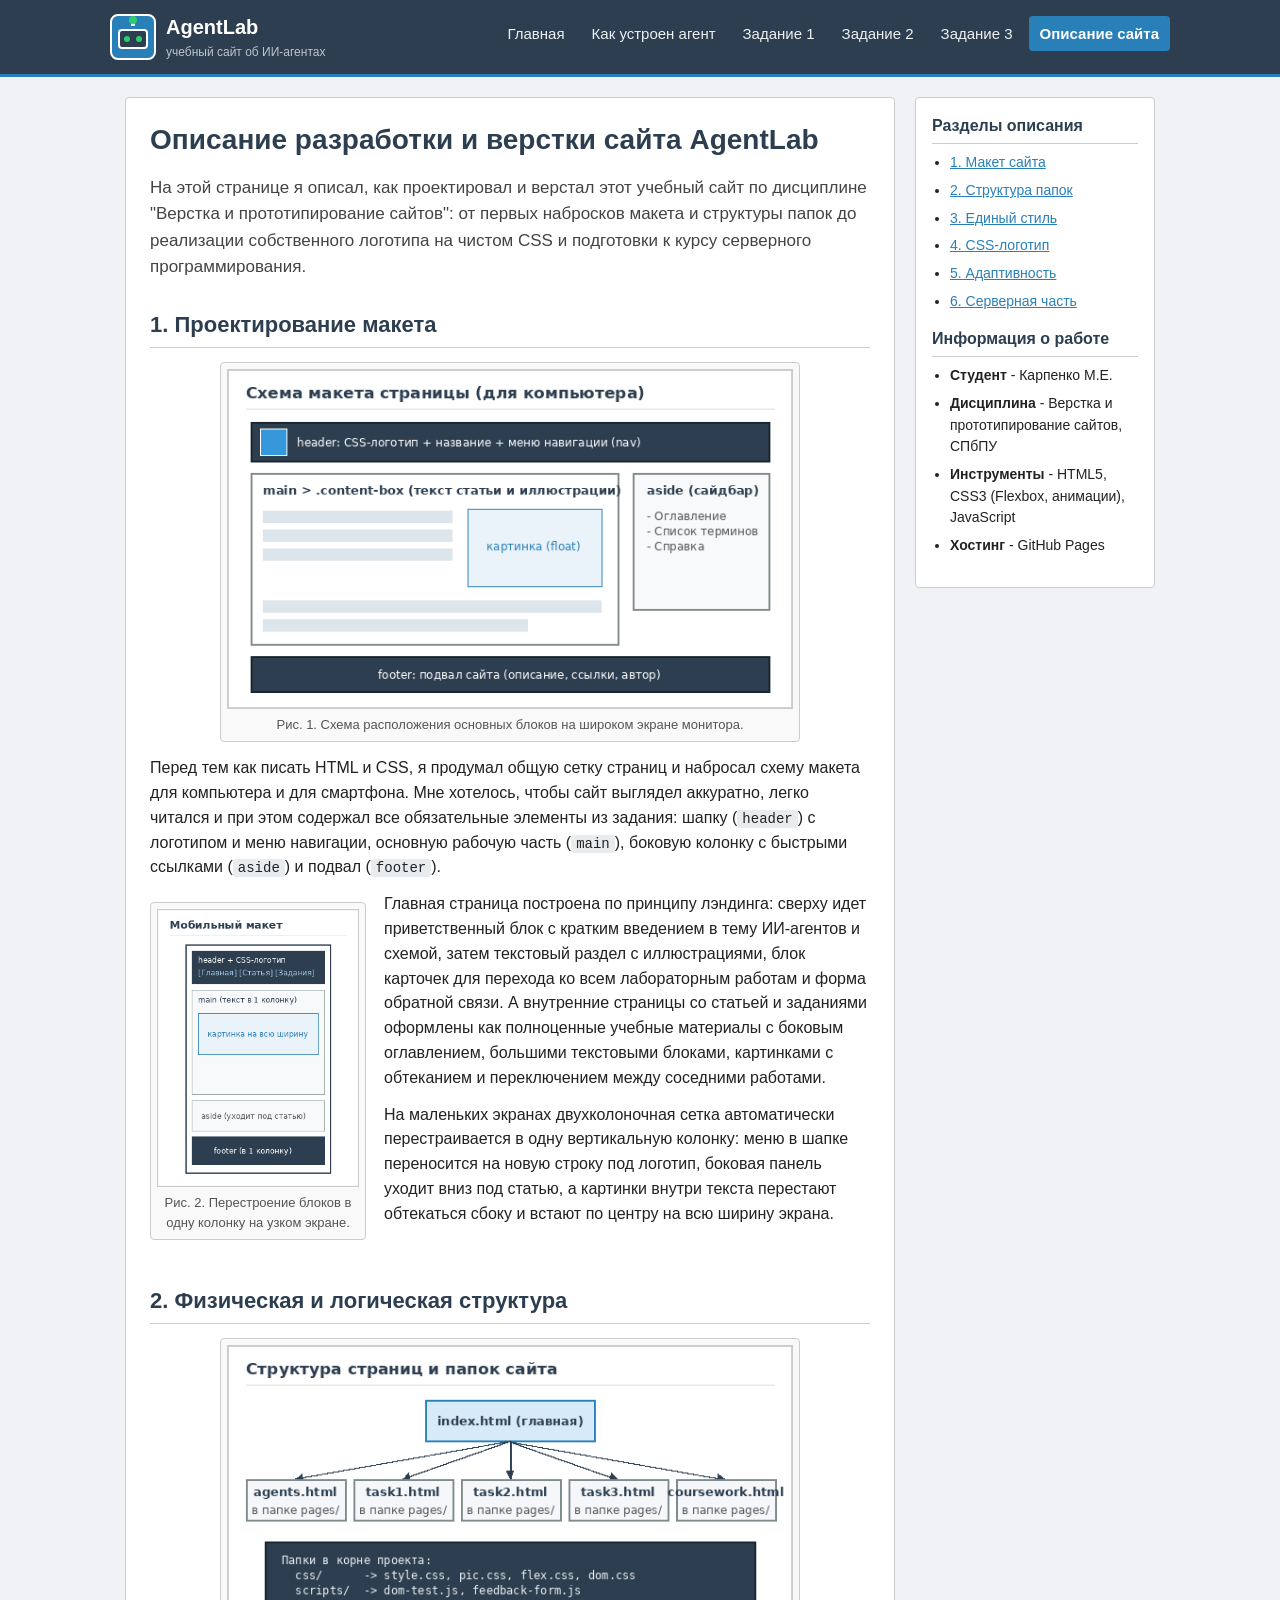
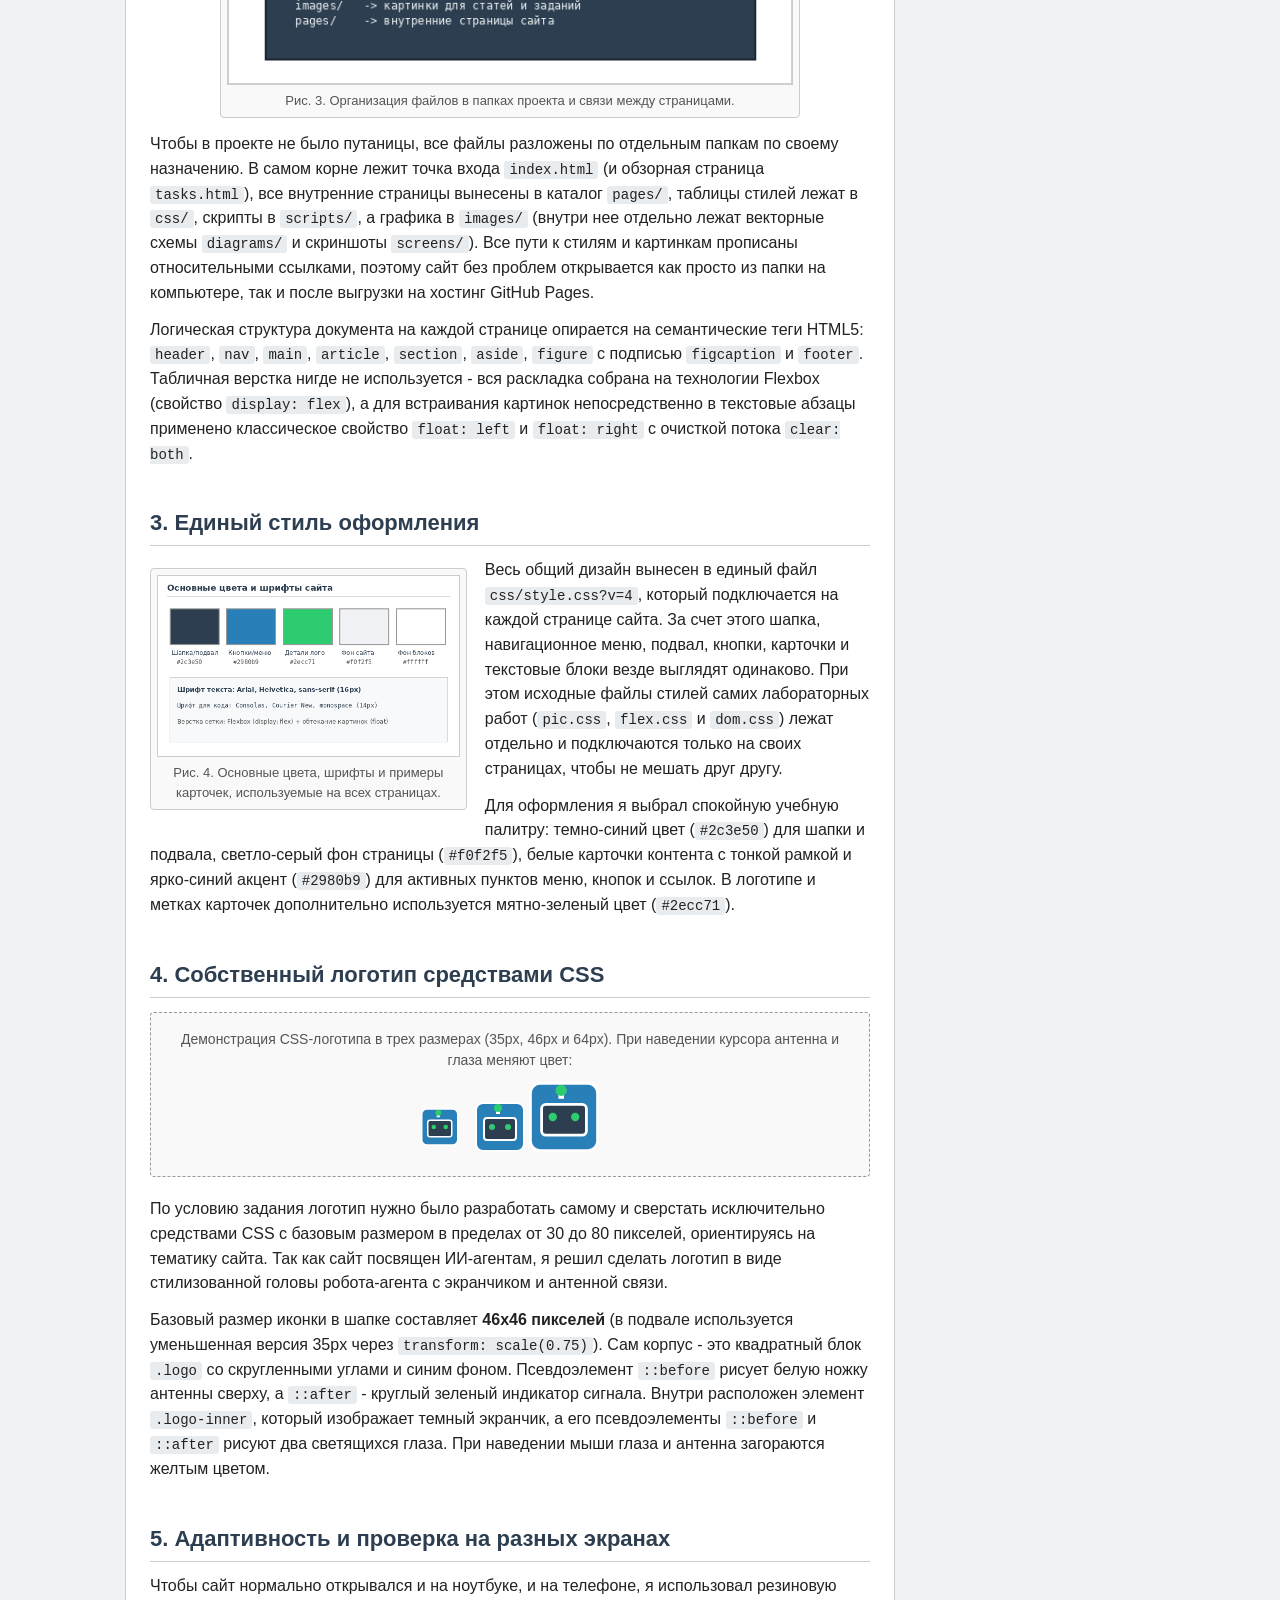
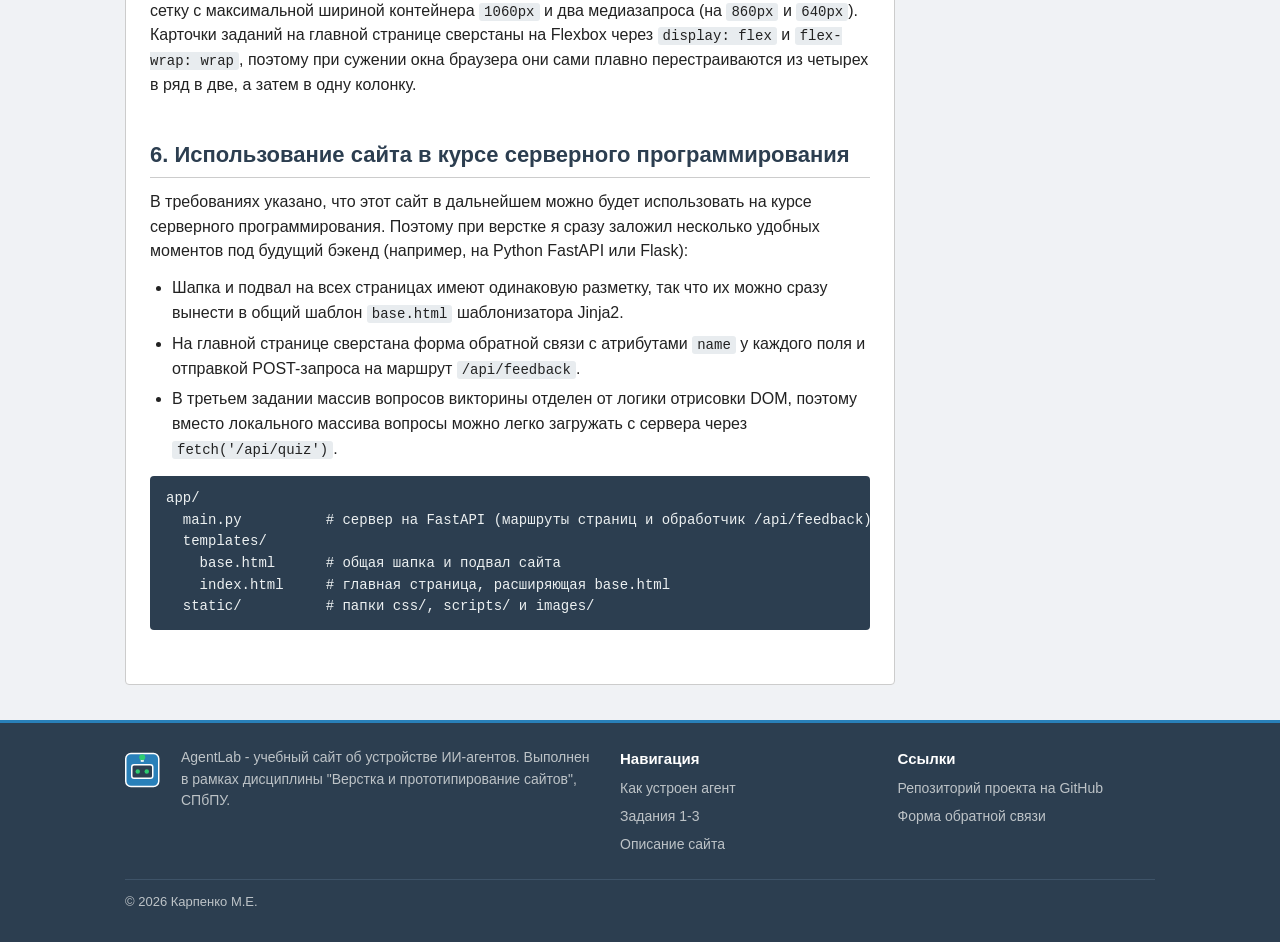
<file: pages/coursework.html>
<!DOCTYPE html>
<html lang="ru">
<head>
    <meta charset="UTF-8">
    <meta name="viewport" content="width=device-width, initial-scale=1.0">
    <meta name="description" content="Описание учебного сайта AgentLab: разработка макета, физическая и логическая структура, логотип на CSS и подготовка к серверной части.">
    <title>Описание сайта - AgentLab</title>
    <link rel="stylesheet" href="../css/style.css?v=4">
</head>
<body>

    <!-- Шапка сайта -->
    <header class="header">
        <div class="container header-inner">
            <a class="logo-link" href="../index.html">
                <span class="logo"><span class="logo-inner"></span></span>
                <span class="logo-text">
                    <span class="site-name">AgentLab</span>
                    <span class="site-desc">учебный сайт об ИИ-агентах</span>
                </span>
            </a>
            <nav class="main-nav">
                <ul>
                    <li><a class="nav-link" href="../index.html">Главная</a></li>
                    <li><a class="nav-link" href="agents.html">Как устроен агент</a></li>
                    <li><a class="nav-link" href="task1.html">Задание 1</a></li>
                    <li><a class="nav-link" href="task2.html">Задание 2</a></li>
                    <li><a class="nav-link" href="task3.html">Задание 3</a></li>
                    <li><a class="nav-link active" href="coursework.html">Описание сайта</a></li>
                </ul>
            </nav>
        </div>
    </header>

    <!-- Основное содержимое -->
    <main class="page-main" id="content">
        <div class="container">

<div class="page-grid">
                <article class="content-box clearfix">
                    <h1>Описание разработки и верстки сайта AgentLab</h1>
                    <p class="intro-text">
                        На этой странице я описал, как проектировал и верстал этот учебный сайт по дисциплине
                        "Верстка и прототипирование сайтов": от первых набросков макета и структуры папок до реализации
                        собственного логотипа на чистом CSS и подготовки к курсу серверного программирования.
                    </p>

                    <section id="mockup">
                        <h2>1. Проектирование макета</h2>
                        <figure class="img-figure img-wide">
                            <img src="../images/diagrams/wireframe-desktop.png" width="640" height="400"
                                 alt="Схема макета страницы для настольного компьютера">
                            <figcaption>Рис. 1. Схема расположения основных блоков на широком экране монитора.</figcaption>
                        </figure>
                        <p>
                            Перед тем как писать HTML и CSS, я продумал общую сетку страниц и набросал схему макета для компьютера
                            и для смартфона. Мне хотелось, чтобы сайт выглядел аккуратно, легко читался и при этом содержал все
                            обязательные элементы из задания: шапку (<code>header</code>) с логотипом и меню навигации, основную
                            рабочую часть (<code>main</code>), боковую колонку с быстрыми ссылками (<code>aside</code>) и подвал
                            (<code>footer</code>).
                        </p>
                        <figure class="img-figure img-left img-narrow">
                            <img src="../images/diagrams/wireframe-mobile.png" width="320" height="480"
                                 alt="Схема макета для мобильного экрана">
                            <figcaption>Рис. 2. Перестроение блоков в одну колонку на узком экране.</figcaption>
                        </figure>
                        <p>
                            Главная страница построена по принципу лэндинга: сверху идет приветственный блок с кратким введением
                            в тему ИИ-агентов и схемой, затем текстовый раздел с иллюстрациями, блок карточек для перехода ко всем
                            лабораторным работам и форма обратной связи. А внутренние страницы со статьей и заданиями оформлены как
                            полноценные учебные материалы с боковым оглавлением, большими текстовыми блоками, картинками с обтеканием
                            и переключением между соседними работами.
                        </p>
                        <p>
                            На маленьких экранах двухколоночная сетка автоматически перестраивается в одну вертикальную колонку:
                            меню в шапке переносится на новую строку под логотип, боковая панель уходит вниз под статью, а картинки
                            внутри текста перестают обтекаться сбоку и встают по центру на всю ширину экрана.
                        </p>
                    </section>

                    <section id="structure">
                        <h2>2. Физическая и логическая структура</h2>
                        <figure class="img-figure img-wide">
                            <img src="../images/diagrams/site-structure.png" width="640" height="420"
                                 alt="Схема файлов и папок проекта">
                            <figcaption>Рис. 3. Организация файлов в папках проекта и связи между страницами.</figcaption>
                        </figure>
                        <p>
                            Чтобы в проекте не было путаницы, все файлы разложены по отдельным папкам по своему назначению.
                            В самом корне лежит точка входа <code>index.html</code> (и обзорная страница <code>tasks.html</code>),
                            все внутренние страницы вынесены в каталог <code>pages/</code>, таблицы стилей лежат в <code>css/</code>,
                            скрипты в <code>scripts/</code>, а графика в <code>images/</code> (внутри нее отдельно лежат векторные
                            схемы <code>diagrams/</code> и скриншоты <code>screens/</code>). Все пути к стилям и картинкам прописаны
                            относительными ссылками, поэтому сайт без проблем открывается как просто из папки на компьютере, так и
                            после выгрузки на хостинг GitHub Pages.
                        </p>
                        <p>
                            Логическая структура документа на каждой странице опирается на семантические теги HTML5:
                            <code>header</code>, <code>nav</code>, <code>main</code>, <code>article</code>, <code>section</code>,
                            <code>aside</code>, <code>figure</code> с подписью <code>figcaption</code> и <code>footer</code>.
                            Табличная верстка нигде не используется - вся раскладка собрана на технологии Flexbox (свойство <code>display: flex</code>),
                            а для встраивания картинок непосредственно в текстовые абзацы применено классическое
                            свойство <code>float: left</code> и <code>float: right</code> с очисткой потока <code>clear: both</code>.
                        </p>
                    </section>

                    <section id="style">
                        <h2>3. Единый стиль оформления</h2>
                        <figure class="img-figure img-left">
                            <img src="../images/diagrams/design-tokens.png" width="640" height="420"
                                 alt="Цветовая палитра и шрифты сайта">
                            <figcaption>Рис. 4. Основные цвета, шрифты и примеры карточек, используемые на всех страницах.</figcaption>
                        </figure>
                        <p>
                            Весь общий дизайн вынесен в единый файл <code>css/style.css?v=4</code>, который подключается на каждой
                            странице сайта. За счет этого шапка, навигационное меню, подвал, кнопки, карточки и текстовые блоки
                            везде выглядят одинаково. При этом исходные файлы стилей самих лабораторных работ (<code>pic.css</code>,
                            <code>flex.css</code> и <code>dom.css</code>) лежат отдельно и подключаются только на своих страницах,
                            чтобы не мешать друг другу.
                        </p>
                        <p>
                            Для оформления я выбрал спокойную учебную палитру: темно-синий цвет (<code>#2c3e50</code>) для шапки
                            и подвала, светло-серый фон страницы (<code>#f0f2f5</code>), белые карточки контента с тонкой рамкой
                            и ярко-синий акцент (<code>#2980b9</code>) для активных пунктов меню, кнопок и ссылок. В логотипе и
                            метках карточек дополнительно используется мятно-зеленый цвет (<code>#2ecc71</code>).
                        </p>
                    </section>

                    <section id="logo">
                        <h2>4. Собственный логотип средствами CSS</h2>
                        <div class="demo">
                            <p class="demo-text">Демонстрация CSS-логотипа в трех размерах (35px, 46px и 64px). При наведении курсора антенна и глаза меняют цвет:</p>
                            <div class="logo-showcase">
                                <span class="logo logo-small"><span class="logo-inner"></span></span>
                                <span class="logo"><span class="logo-inner"></span></span>
                                <span class="logo logo-big"><span class="logo-inner"></span></span>
                            </div>
                        </div>
                        <p>
                            По условию задания логотип нужно было разработать самому и сверстать исключительно средствами CSS
                            с базовым размером в пределах от 30 до 80 пикселей, ориентируясь на тематику сайта. Так как сайт
                            посвящен ИИ-агентам, я решил сделать логотип в виде стилизованной головы робота-агента с экранчиком
                            и антенной связи.
                        </p>
                        <p>
                            Базовый размер иконки в шапке составляет <strong>46x46 пикселей</strong> (в подвале используется уменьшенная
                            версия 35px через <code>transform: scale(0.75)</code>). Сам корпус - это квадратный блок <code>.logo</code>
                            со скругленными углами и синим фоном. Псевдоэлемент <code>::before</code> рисует белую ножку антенны сверху,
                            а <code>::after</code> - круглый зеленый индикатор сигнала. Внутри расположен элемент <code>.logo-inner</code>,
                            который изображает темный экранчик, а его псевдоэлементы <code>::before</code> и <code>::after</code> рисуют
                            два светящихся глаза. При наведении мыши глаза и антенна загораются желтым цветом.
                        </p>
                    </section>

                    <section id="adaptive">
                        <h2>5. Адаптивность и проверка на разных экранах</h2>
                        <p>
                            Чтобы сайт нормально открывался и на ноутбуке, и на телефоне, я использовал резиновую сетку с максимальной
                            шириной контейнера <code>1060px</code> и два медиазапроса (на <code>860px</code> и <code>640px</code>). Карточки заданий на главной странице сверстаны на Flexbox через <code>display: flex</code> и <code>flex-wrap: wrap</code>, поэтому при сужении окна браузера они сами плавно
                            перестраиваются из четырех в ряд в две, а затем в одну колонку.
                        </p>
                    </section>

                    <section id="backend">
                        <h2>6. Использование сайта в курсе серверного программирования</h2>
                        <p>
                            В требованиях указано, что этот сайт в дальнейшем можно будет использовать на курсе серверного
                            программирования. Поэтому при верстке я сразу заложил несколько удобных моментов под будущий бэкенд
                            (например, на Python FastAPI или Flask):
                        </p>
                        <ul>
                            <li>Шапка и подвал на всех страницах имеют одинаковую разметку, так что их можно сразу вынести в общий шаблон <code>base.html</code> шаблонизатора Jinja2.</li>
                            <li>На главной странице сверстана форма обратной связи с атрибутами <code>name</code> у каждого поля и отправкой POST-запроса на маршрут <code>/api/feedback</code>.</li>
                            <li>В третьем задании массив вопросов викторины отделен от логики отрисовки DOM, поэтому вместо локального массива вопросы можно легко загружать с сервера через <code>fetch('/api/quiz')</code>.</li>
                        </ul>
                        <pre><code>app/
  main.py          # сервер на FastAPI (маршруты страниц и обработчик /api/feedback)
  templates/
    base.html      # общая шапка и подвал сайта
    index.html     # главная страница, расширяющая base.html
  static/          # папки css/, scripts/ и images/</code></pre>
                    </section>
                </article>

                <aside class="sidebar-box">
                    <h2>Разделы описания</h2>
                    <ul>
                        <li><a href="#mockup">1. Макет сайта</a></li>
                        <li><a href="#structure">2. Структура папок</a></li>
                        <li><a href="#style">3. Единый стиль</a></li>
                        <li><a href="#logo">4. CSS-логотип</a></li>
                        <li><a href="#adaptive">5. Адаптивность</a></li>
                        <li><a href="#backend">6. Серверная часть</a></li>
                    </ul>
                    <h2>Информация о работе</h2>
                    <ul>
                        <li><b>Студент</b> - Карпенко М.Е.</li>
                        <li><b>Дисциплина</b> - Верстка и прототипирование сайтов, СПбПУ</li>
                        <li><b>Инструменты</b> - HTML5, CSS3 (Flexbox, анимации), JavaScript</li>
                        <li><b>Хостинг</b> - GitHub Pages</li>
                    </ul>
                </aside>
            </div>
        </div>
    </main>

    <!-- Подвал сайта -->
    <footer class="footer">
        <div class="container">
            <div class="footer-grid">
                <div class="footer-brand">
                    <span class="logo logo-small"><span class="logo-inner"></span></span>
                    <p>AgentLab - учебный сайт об устройстве ИИ-агентов. Выполнен в рамках дисциплины "Верстка и прототипирование сайтов", СПбПУ.</p>
                </div>
                <nav>
                    <h2>Навигация</h2>
                    <ul>
                        <li><a href="agents.html">Как устроен агент</a></li>
                        <li><a href="task1.html">Задания 1-3</a></li>
                        <li><a href="coursework.html">Описание сайта</a></li>
                    </ul>
                </nav>
                <div>
                    <h2>Ссылки</h2>
                    <ul>
                        <li><a href="https://github.com/mdesmondo/web-coursework-spbpu">Репозиторий проекта на GitHub</a></li>
                        <li><a href="../index.html#feedback">Форма обратной связи</a></li>
                    </ul>
                </div>
            </div>
            <p class="footer-copy">&copy; 2026 Карпенко М.Е.</p>
        </div>
    </footer>

</body>
</html>
</file>
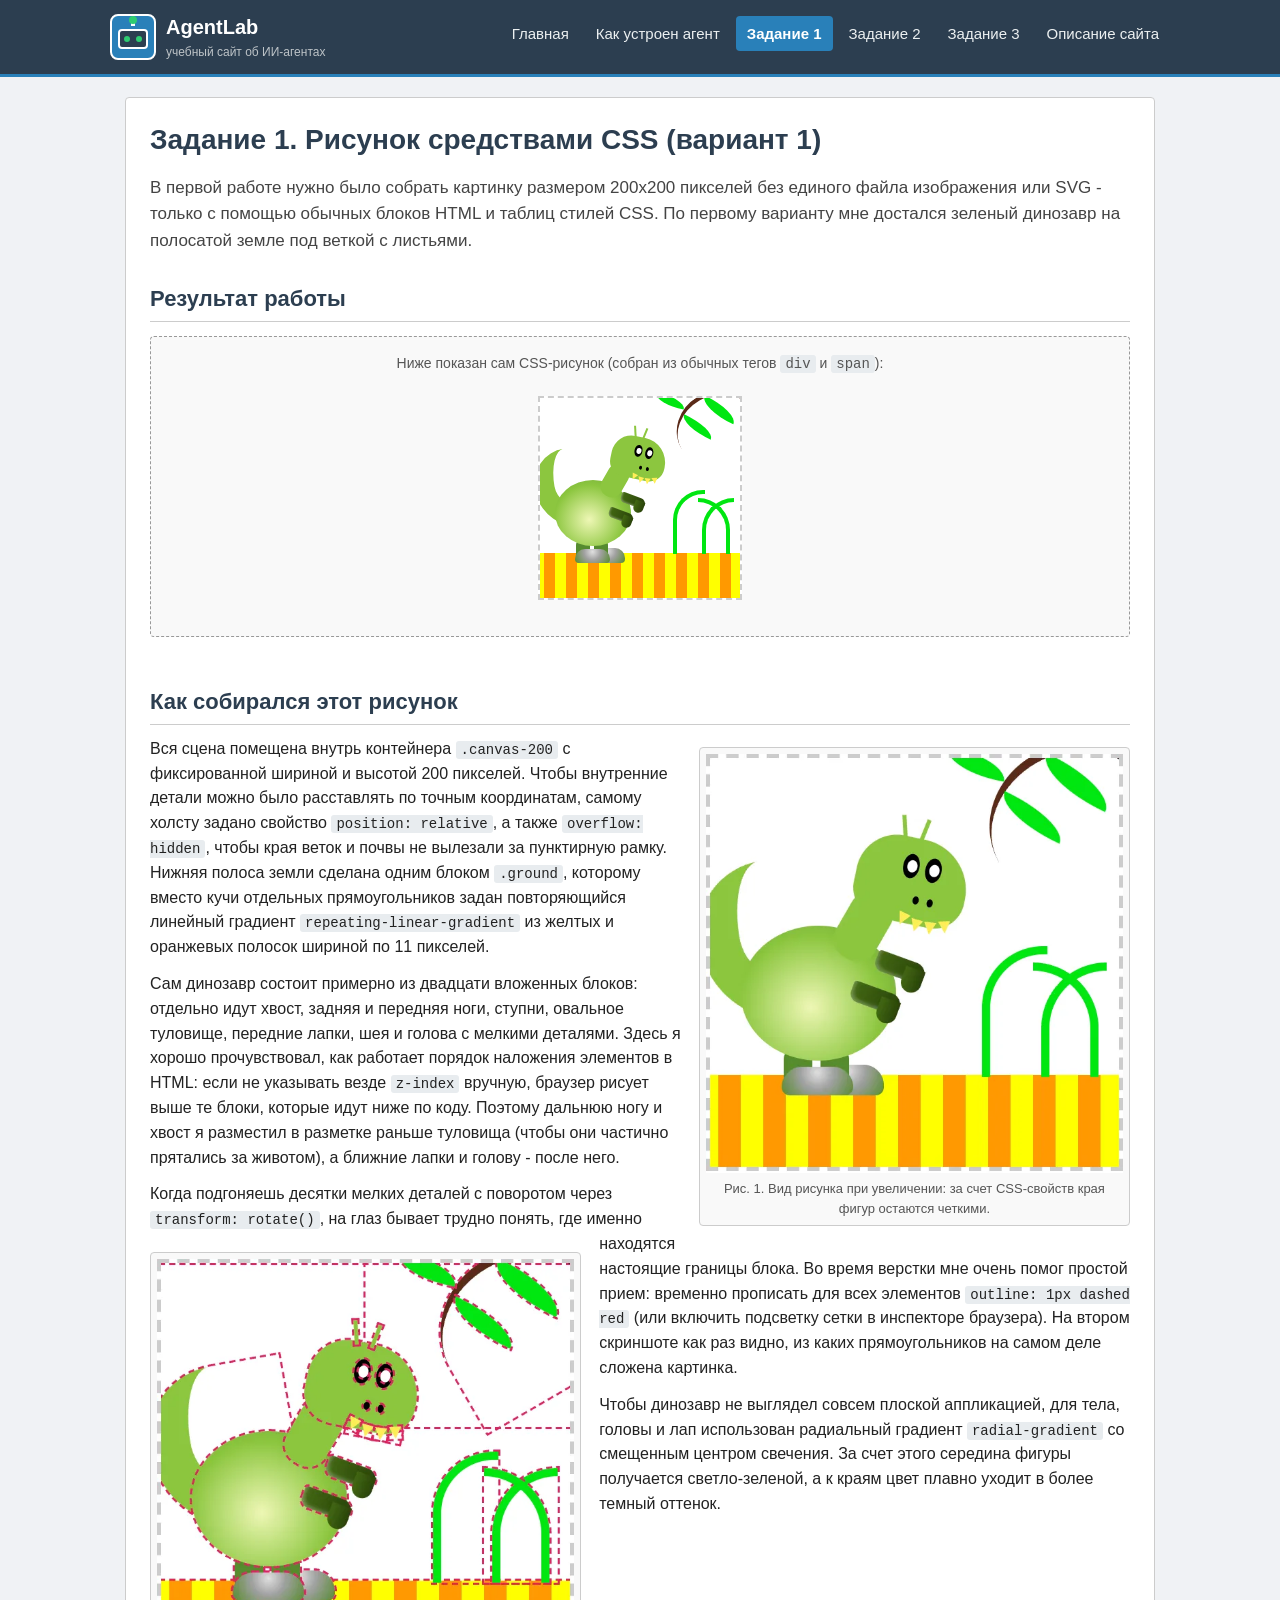
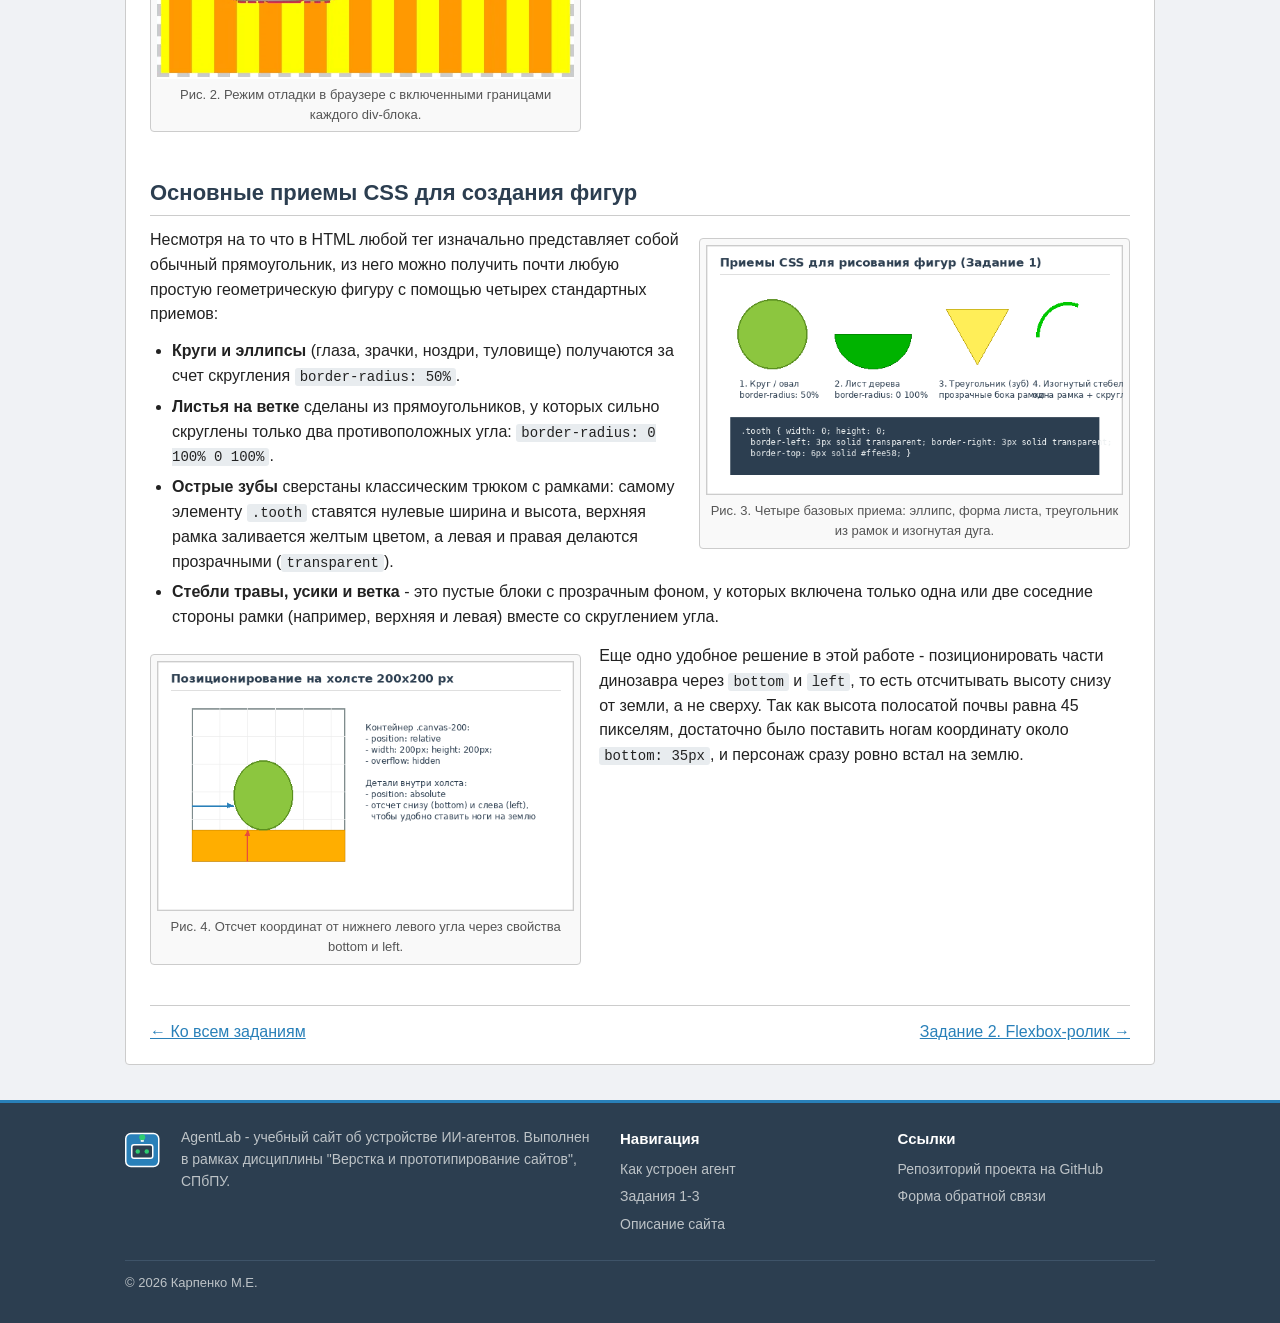
<file: pages/task1.html>
<!DOCTYPE html>
<html lang="ru">
<head>
    <meta charset="UTF-8">
    <meta name="viewport" content="width=device-width, initial-scale=1.0">
    <meta name="description" content="Задание 1 по курсу верстки: рисунок динозавра средствами CSS на холсте 200x200 пикселей.">
    <title>Задание 1. CSS-рисунок - AgentLab</title>
    <link rel="stylesheet" href="../css/style.css?v=4">
    <link rel="stylesheet" href="../css/pic.css">
</head>
<body>

    <!-- Шапка сайта -->
    <header class="header">
        <div class="container header-inner">
            <a class="logo-link" href="../index.html">
                <span class="logo"><span class="logo-inner"></span></span>
                <span class="logo-text">
                    <span class="site-name">AgentLab</span>
                    <span class="site-desc">учебный сайт об ИИ-агентах</span>
                </span>
            </a>
            <nav class="main-nav">
                <ul>
                    <li><a class="nav-link" href="../index.html">Главная</a></li>
                    <li><a class="nav-link" href="agents.html">Как устроен агент</a></li>
                    <li><a class="nav-link active" href="task1.html">Задание 1</a></li>
                    <li><a class="nav-link" href="task2.html">Задание 2</a></li>
                    <li><a class="nav-link" href="task3.html">Задание 3</a></li>
                    <li><a class="nav-link" href="coursework.html">Описание сайта</a></li>
                </ul>
            </nav>
        </div>
    </header>

    <!-- Основное содержимое -->
    <main class="page-main" id="content">
        <div class="container">

<article class="content-box clearfix">
                <h1>Задание 1. Рисунок средствами CSS (вариант 1)</h1>
                <p class="intro-text">
                    В первой работе нужно было собрать картинку размером 200x200 пикселей без единого файла изображения
                    или SVG - только с помощью обычных блоков HTML и таблиц стилей CSS. По первому варианту мне достался
                    зеленый динозавр на полосатой земле под веткой с листьями.
                </p>

                <section>
                    <h2>Результат работы</h2>
                    <div class="demo">
                        <p class="demo-text">Ниже показан сам CSS-рисунок (собран из обычных тегов <code>div</code> и <code>span</code>):</p>
                        <div class="canvas-200" role="img" aria-label="Зелёный динозавр с усиками стоит на полосатой почве, справа трава, сверху ветка с листьями">
                            <!-- Почва -->
                            <div class="ground"></div>

                            <!-- Трава -->
                            <div class="grass grass-1"></div>
                            <div class="grass grass-2"></div>
                            <div class="grass grass-3"></div>

                            <!-- Ветка с листьями вверху -->
                            <div class="branch-wrap">
                                <div class="branch"></div>
                                <div class="leaf leaf-1"></div>
                                <div class="leaf leaf-2"></div>
                                <div class="leaf leaf-3"></div>
                            </div>

                            <!-- Динозавр -->
                            <div class="dino">
                                <div class="tail"></div>
                                <div class="leg leg-back"></div>
                                <div class="foot foot-front"></div>
                                <div class="leg leg-front"></div>
                                <div class="foot foot-back"></div>
                                <div class="body"></div>
                                <div class="arm arm-back"></div>
                                <div class="arm arm-front"></div>
                                <div class="neck"></div>
                                <div class="head">
                                    <div class="antenna antenna-left"></div>
                                    <div class="antenna antenna-right"></div>
                                    <div class="eye eye-left"><div class="pupil"></div></div>
                                    <div class="eye eye-right"><div class="pupil"></div></div>
                                    <div class="nostril nostril-left"></div>
                                    <div class="nostril nostril-right"></div>
                                    <div class="teeth">
                                        <span class="tooth"></span>
                                        <span class="tooth"></span>
                                        <span class="tooth"></span>
                                        <span class="tooth"></span>
                                    </div>
                                </div>
                            </div>
                        </div>
                    </div>
                </section>

                <section>
                    <h2>Как собирался этот рисунок</h2>
                    <figure class="img-figure img-right">
                        <img src="../images/screens/dino.png" width="612" height="615"
                             alt="Увеличенный скриншот CSS-рисунка динозавра">
                        <figcaption>Рис. 1. Вид рисунка при увеличении: за счет CSS-свойств края фигур остаются четкими.</figcaption>
                    </figure>
                    <p>
                        Вся сцена помещена внутрь контейнера <code>.canvas-200</code> с фиксированной шириной и высотой 200 пикселей.
                        Чтобы внутренние детали можно было расставлять по точным координатам, самому холсту задано свойство
                        <code>position: relative</code>, а также <code>overflow: hidden</code>, чтобы края веток и почвы не вылезали
                        за пунктирную рамку. Нижняя полоса земли сделана одним блоком <code>.ground</code>, которому вместо кучи
                        отдельных прямоугольников задан повторяющийся линейный градиент <code>repeating-linear-gradient</code> из
                        желтых и оранжевых полосок шириной по 11 пикселей.
                    </p>
                    <p>
                        Сам динозавр состоит примерно из двадцати вложенных блоков: отдельно идут хвост, задняя и передняя ноги,
                        ступни, овальное туловище, передние лапки, шея и голова с мелкими деталями. Здесь я хорошо прочувствовал,
                        как работает порядок наложения элементов в HTML: если не указывать везде <code>z-index</code> вручную,
                        браузер рисует выше те блоки, которые идут ниже по коду. Поэтому дальнюю ногу и хвост я разместил в разметке
                        раньше туловища (чтобы они частично прятались за животом), а ближние лапки и голову - после него.
                    </p>

                    <figure class="img-figure img-left">
                        <img src="../images/screens/dino-debug.png" width="612" height="615"
                             alt="Отладочный режим рисунка с подсветкой границ всех блоков">
                        <figcaption>Рис. 2. Режим отладки в браузере с включенными границами каждого div-блока.</figcaption>
                    </figure>
                    <p>
                        Когда подгоняешь десятки мелких деталей с поворотом через <code>transform: rotate()</code>, на глаз бывает
                        трудно понять, где именно находятся настоящие границы блока. Во время верстки мне очень помог простой
                        прием: временно прописать для всех элементов <code>outline: 1px dashed red</code> (или включить подсветку
                        сетки в инспекторе браузера). На втором скриншоте как раз видно, из каких прямоугольников на самом деле
                        сложена картинка.
                    </p>
                    <p>
                        Чтобы динозавр не выглядел совсем плоской аппликацией, для тела, головы и лап использован радиальный градиент
                        <code>radial-gradient</code> со смещенным центром свечения. За счет этого середина фигуры получается светло-зеленой,
                        а к краям цвет плавно уходит в более темный оттенок.
                    </p>
                </section>

                <section>
                    <h2>Основные приемы CSS для создания фигур</h2>
                    <figure class="img-figure img-right">
                        <img src="../images/diagrams/css-shapes.png" width="640" height="420"
                             alt="Четыре базовых приема рисования фигур на CSS">
                        <figcaption>Рис. 3. Четыре базовых приема: эллипс, форма листа, треугольник из рамок и изогнутая дуга.</figcaption>
                    </figure>
                    <p>
                        Несмотря на то что в HTML любой тег изначально представляет собой обычный прямоугольник, из него можно
                        получить почти любую простую геометрическую фигуру с помощью четырех стандартных приемов:
                    </p>
                    <ul>
                        <li><strong>Круги и эллипсы</strong> (глаза, зрачки, ноздри, туловище) получаются за счет скругления <code>border-radius: 50%</code>.</li>
                        <li><strong>Листья на ветке</strong> сделаны из прямоугольников, у которых сильно скруглены только два противоположных угла: <code>border-radius: 0 100% 0 100%</code>.</li>
                        <li><strong>Острые зубы</strong> сверстаны классическим трюком с рамками: самому элементу <code>.tooth</code> ставятся нулевые ширина и высота, верхняя рамка заливается желтым цветом, а левая и правая делаются прозрачными (<code>transparent</code>).</li>
                        <li><strong>Стебли травы, усики и ветка</strong> - это пустые блоки с прозрачным фоном, у которых включена только одна или две соседние стороны рамки (например, верхняя и левая) вместе со скруглением угла.</li>
                    </ul>
                    <figure class="img-figure img-left">
                        <img src="../images/diagrams/positioning.png" width="640" height="420"
                             alt="Схема отсчета координат bottom и left на холсте 200x200">
                        <figcaption>Рис. 4. Отсчет координат от нижнего левого угла через свойства bottom и left.</figcaption>
                    </figure>
                    <p>
                        Еще одно удобное решение в этой работе - позиционировать части динозавра через <code>bottom</code> и
                        <code>left</code>, то есть отсчитывать высоту снизу от земли, а не сверху. Так как высота полосатой почвы
                        равна 45 пикселям, достаточно было поставить ногам координату около <code>bottom: 35px</code>, и персонаж
                        сразу ровно встал на землю.
                    </p>
                </section>

                <nav class="pager">
                    <a href="../index.html#tasks">&larr; Ко всем заданиям</a>
                    <a href="task2.html">Задание 2. Flexbox-ролик &rarr;</a>
                </nav>
            </article>
        </div>
    </main>

    <!-- Подвал сайта -->
    <footer class="footer">
        <div class="container">
            <div class="footer-grid">
                <div class="footer-brand">
                    <span class="logo logo-small"><span class="logo-inner"></span></span>
                    <p>AgentLab - учебный сайт об устройстве ИИ-агентов. Выполнен в рамках дисциплины "Верстка и прототипирование сайтов", СПбПУ.</p>
                </div>
                <nav>
                    <h2>Навигация</h2>
                    <ul>
                        <li><a href="agents.html">Как устроен агент</a></li>
                        <li><a href="task1.html">Задания 1-3</a></li>
                        <li><a href="coursework.html">Описание сайта</a></li>
                    </ul>
                </nav>
                <div>
                    <h2>Ссылки</h2>
                    <ul>
                        <li><a href="https://github.com/mdesmondo/web-coursework-spbpu">Репозиторий проекта на GitHub</a></li>
                        <li><a href="../index.html#feedback">Форма обратной связи</a></li>
                    </ul>
                </div>
            </div>
            <p class="footer-copy">&copy; 2026 Карпенко М.Е.</p>
        </div>
    </footer>

</body>
</html>
</file>
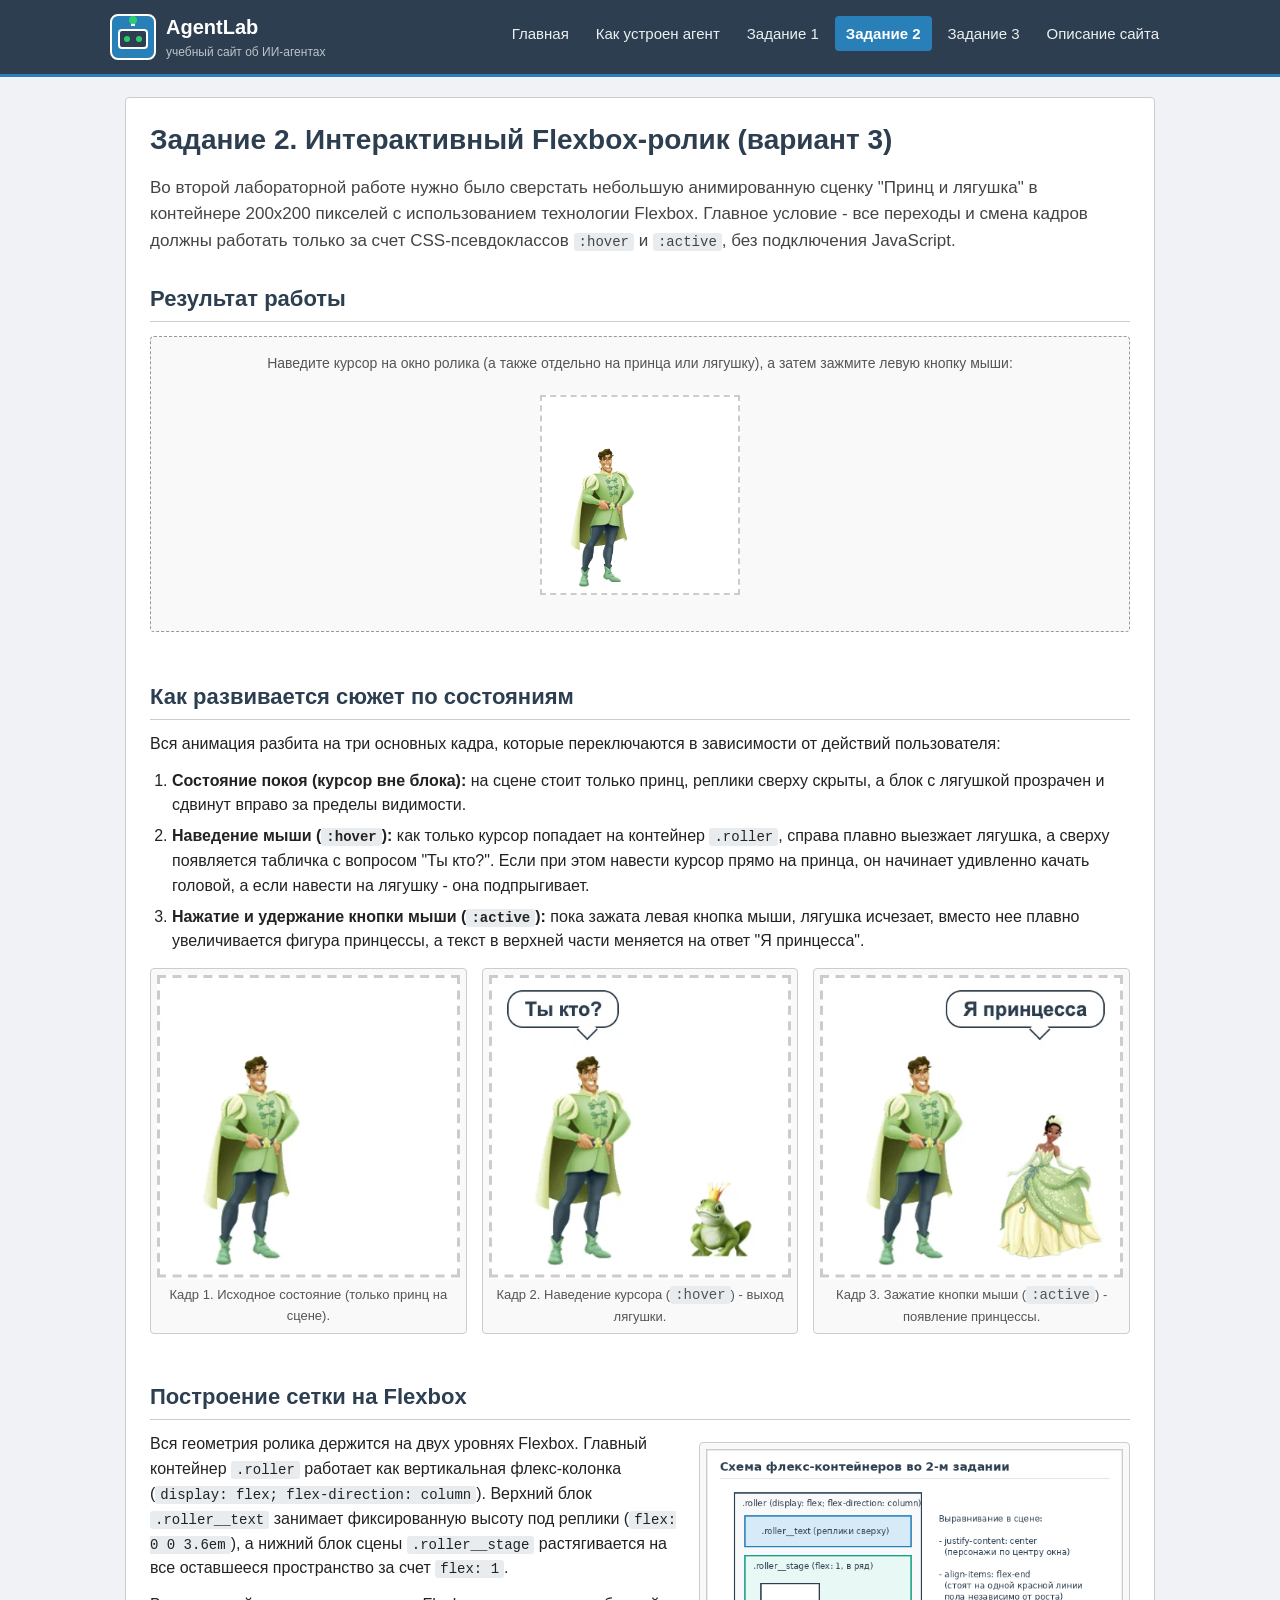
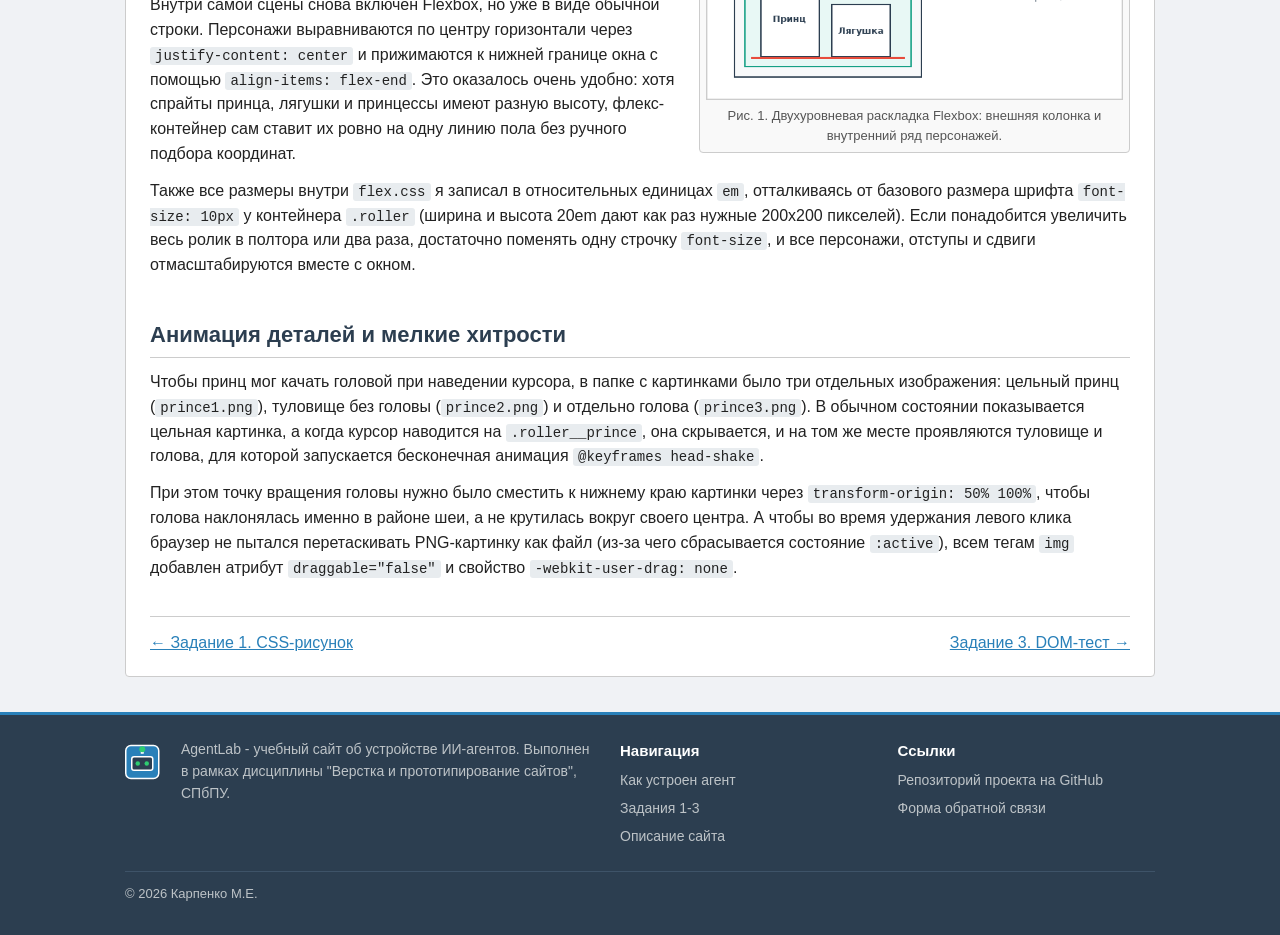
<file: pages/task2.html>
<!DOCTYPE html>
<html lang="ru">
<head>
    <meta charset="UTF-8">
    <meta name="viewport" content="width=device-width, initial-scale=1.0">
    <meta name="description" content="Задание 2 по курсу верстки: интерактивный Flexbox-ролик про принца и лягушку на чистом CSS.">
    <title>Задание 2. Flexbox-ролик - AgentLab</title>
    <link rel="stylesheet" href="../css/style.css?v=4">
    <link rel="stylesheet" href="../css/flex.css">
</head>
<body>

    <!-- Шапка сайта -->
    <header class="header">
        <div class="container header-inner">
            <a class="logo-link" href="../index.html">
                <span class="logo"><span class="logo-inner"></span></span>
                <span class="logo-text">
                    <span class="site-name">AgentLab</span>
                    <span class="site-desc">учебный сайт об ИИ-агентах</span>
                </span>
            </a>
            <nav class="main-nav">
                <ul>
                    <li><a class="nav-link" href="../index.html">Главная</a></li>
                    <li><a class="nav-link" href="agents.html">Как устроен агент</a></li>
                    <li><a class="nav-link" href="task1.html">Задание 1</a></li>
                    <li><a class="nav-link active" href="task2.html">Задание 2</a></li>
                    <li><a class="nav-link" href="task3.html">Задание 3</a></li>
                    <li><a class="nav-link" href="coursework.html">Описание сайта</a></li>
                </ul>
            </nav>
        </div>
    </header>

    <!-- Основное содержимое -->
    <main class="page-main" id="content">
        <div class="container">

<article class="content-box clearfix">
                <h1>Задание 2. Интерактивный Flexbox-ролик (вариант 3)</h1>
                <p class="intro-text">
                    Во второй лабораторной работе нужно было сверстать небольшую анимированную сценку "Принц и лягушка"
                    в контейнере 200x200 пикселей с использованием технологии Flexbox. Главное условие - все переходы
                    и смена кадров должны работать только за счет CSS-псевдоклассов <code>:hover</code> и <code>:active</code>,
                    без подключения JavaScript.
                </p>

                <section>
                    <h2>Результат работы</h2>
                    <div class="demo">
                        <p class="demo-text">Наведите курсор на окно ролика (а также отдельно на принца или лягушку), а затем зажмите левую кнопку мыши:</p>
                        <div class="roller">
                            <!-- Реплики -->
                            <div class="roller__text">
                                <span class="roller__phrase roller__phrase--who">Ты кто?</span>
                                <span class="roller__phrase roller__phrase--me">Я принцесса</span>
                            </div>

                            <!-- Сцена -->
                            <div class="roller__stage">
                                <!-- Принц: цельная картинка / тело + голова -->
                                <div class="roller__prince">
                                    <img class="prince-still" src="../images/prince1.png" width="111" height="241" alt="Принц" draggable="false">
                                    <img class="prince-body" src="../images/prince2.png" width="126" height="237" alt="" aria-hidden="true" draggable="false">
                                    <img class="prince-head" src="../images/prince3.png" width="44" height="49" alt="" aria-hidden="true" draggable="false">
                                </div>

                                <!-- Лягушка / принцесса -->
                                <div class="roller__hero">
                                    <img class="frog" src="../images/frog1.png" width="81" height="89" alt="Лягушка" draggable="false">
                                    <img class="princess" src="../images/princess.png" width="151" height="217" alt="Принцесса" draggable="false">
                                </div>
                            </div>
                        </div>
                    </div>
                </section>

                <section>
                    <h2>Как развивается сюжет по состояниям</h2>
                    <p>
                        Вся анимация разбита на три основных кадра, которые переключаются в зависимости от действий пользователя:
                    </p>
                    <ol>
                        <li><strong>Состояние покоя (курсор вне блока):</strong> на сцене стоит только принц, реплики сверху скрыты, а блок с лягушкой прозрачен и сдвинут вправо за пределы видимости.</li>
                        <li><strong>Наведение мыши (<code>:hover</code>):</strong> как только курсор попадает на контейнер <code>.roller</code>, справа плавно выезжает лягушка, а сверху появляется табличка с вопросом "Ты кто?". Если при этом навести курсор прямо на принца, он начинает удивленно качать головой, а если навести на лягушку - она подпрыгивает.</li>
                        <li><strong>Нажатие и удержание кнопки мыши (<code>:active</code>):</strong> пока зажата левая кнопка мыши, лягушка исчезает, вместо нее плавно увеличивается фигура принцессы, а текст в верхней части меняется на ответ "Я принцесса".</li>
                    </ol>
                    <div class="img-row">
                        <figure class="img-figure">
                            <img src="../images/screens/roller-idle.png" width="400" height="402"
                                 alt="Первый кадр: исходное состояние сцены">
                            <figcaption>Кадр 1. Исходное состояние (только принц на сцене).</figcaption>
                        </figure>
                        <figure class="img-figure">
                            <img src="../images/screens/roller-hover.png" width="400" height="402"
                                 alt="Второй кадр: появление лягушки при наведении">
                            <figcaption>Кадр 2. Наведение курсора (<code>:hover</code>) - выход лягушки.</figcaption>
                        </figure>
                        <figure class="img-figure">
                            <img src="../images/screens/roller-active.png" width="400" height="402"
                                 alt="Третий кадр: превращение в принцессу при нажатии">
                            <figcaption>Кадр 3. Зажатие кнопки мыши (<code>:active</code>) - появление принцессы.</figcaption>
                        </figure>
                    </div>
                </section>

                <section>
                    <h2>Построение сетки на Flexbox</h2>
                    <figure class="img-figure img-right">
                        <img src="../images/diagrams/flex-scheme.png" width="640" height="420"
                             alt="Схема вложенных флекс-контейнеров в задании 2">
                        <figcaption>Рис. 1. Двухуровневая раскладка Flexbox: внешняя колонка и внутренний ряд персонажей.</figcaption>
                    </figure>
                    <p>
                        Вся геометрия ролика держится на двух уровнях Flexbox. Главный контейнер <code>.roller</code> работает
                        как вертикальная флекс-колонка (<code>display: flex; flex-direction: column</code>). Верхний блок
                        <code>.roller__text</code> занимает фиксированную высоту под реплики (<code>flex: 0 0 3.6em</code>),
                        а нижний блок сцены <code>.roller__stage</code> растягивается на все оставшееся пространство за счет
                        <code>flex: 1</code>.
                    </p>
                    <p>
                        Внутри самой сцены снова включен Flexbox, но уже в виде обычной строки. Персонажи выравниваются по центру
                        горизонтали через <code>justify-content: center</code> и прижимаются к нижней границе окна с помощью
                        <code>align-items: flex-end</code>. Это оказалось очень удобно: хотя спрайты принца, лягушки и принцессы
                        имеют разную высоту, флекс-контейнер сам ставит их ровно на одну линию пола без ручного подбора координат.
                    </p>
                    <p>
                        Также все размеры внутри <code>flex.css</code> я записал в относительных единицах <code>em</code>, отталкиваясь
                        от базового размера шрифта <code>font-size: 10px</code> у контейнера <code>.roller</code> (ширина и высота
                        20em дают как раз нужные 200x200 пикселей). Если понадобится увеличить весь ролик в полтора или два раза,
                        достаточно поменять одну строчку <code>font-size</code>, и все персонажи, отступы и сдвиги отмасштабируются
                        вместе с окном.
                    </p>
                </section>

                <section>
                    <h2>Анимация деталей и мелкие хитрости</h2>
                    <p>
                        Чтобы принц мог качать головой при наведении курсора, в папке с картинками было три отдельных изображения:
                        цельный принц (<code>prince1.png</code>), туловище без головы (<code>prince2.png</code>) и отдельно голова
                        (<code>prince3.png</code>). В обычном состоянии показывается цельная картинка, а когда курсор наводится на
                        <code>.roller__prince</code>, она скрывается, и на том же месте проявляются туловище и голова, для которой
                        запускается бесконечная анимация <code>@keyframes head-shake</code>.
                    </p>
                    <p>
                        При этом точку вращения головы нужно было сместить к нижнему краю картинки через <code>transform-origin: 50% 100%</code>,
                        чтобы голова наклонялась именно в районе шеи, а не крутилась вокруг своего центра. А чтобы во время удержания
                        левого клика браузер не пытался перетаскивать PNG-картинку как файл (из-за чего сбрасывается состояние
                        <code>:active</code>), всем тегам <code>img</code> добавлен атрибут <code>draggable="false"</code> и свойство
                        <code>-webkit-user-drag: none</code>.
                    </p>
                </section>

                <nav class="pager">
                    <a href="task1.html">&larr; Задание 1. CSS-рисунок</a>
                    <a href="task3.html">Задание 3. DOM-тест &rarr;</a>
                </nav>
            </article>
        </div>
    </main>

    <!-- Подвал сайта -->
    <footer class="footer">
        <div class="container">
            <div class="footer-grid">
                <div class="footer-brand">
                    <span class="logo logo-small"><span class="logo-inner"></span></span>
                    <p>AgentLab - учебный сайт об устройстве ИИ-агентов. Выполнен в рамках дисциплины "Верстка и прототипирование сайтов", СПбПУ.</p>
                </div>
                <nav>
                    <h2>Навигация</h2>
                    <ul>
                        <li><a href="agents.html">Как устроен агент</a></li>
                        <li><a href="task1.html">Задания 1-3</a></li>
                        <li><a href="coursework.html">Описание сайта</a></li>
                    </ul>
                </nav>
                <div>
                    <h2>Ссылки</h2>
                    <ul>
                        <li><a href="https://github.com/mdesmondo/web-coursework-spbpu">Репозиторий проекта на GitHub</a></li>
                        <li><a href="../index.html#feedback">Форма обратной связи</a></li>
                    </ul>
                </div>
            </div>
            <p class="footer-copy">&copy; 2026 Карпенко М.Е.</p>
        </div>
    </footer>

</body>
</html>
</file>
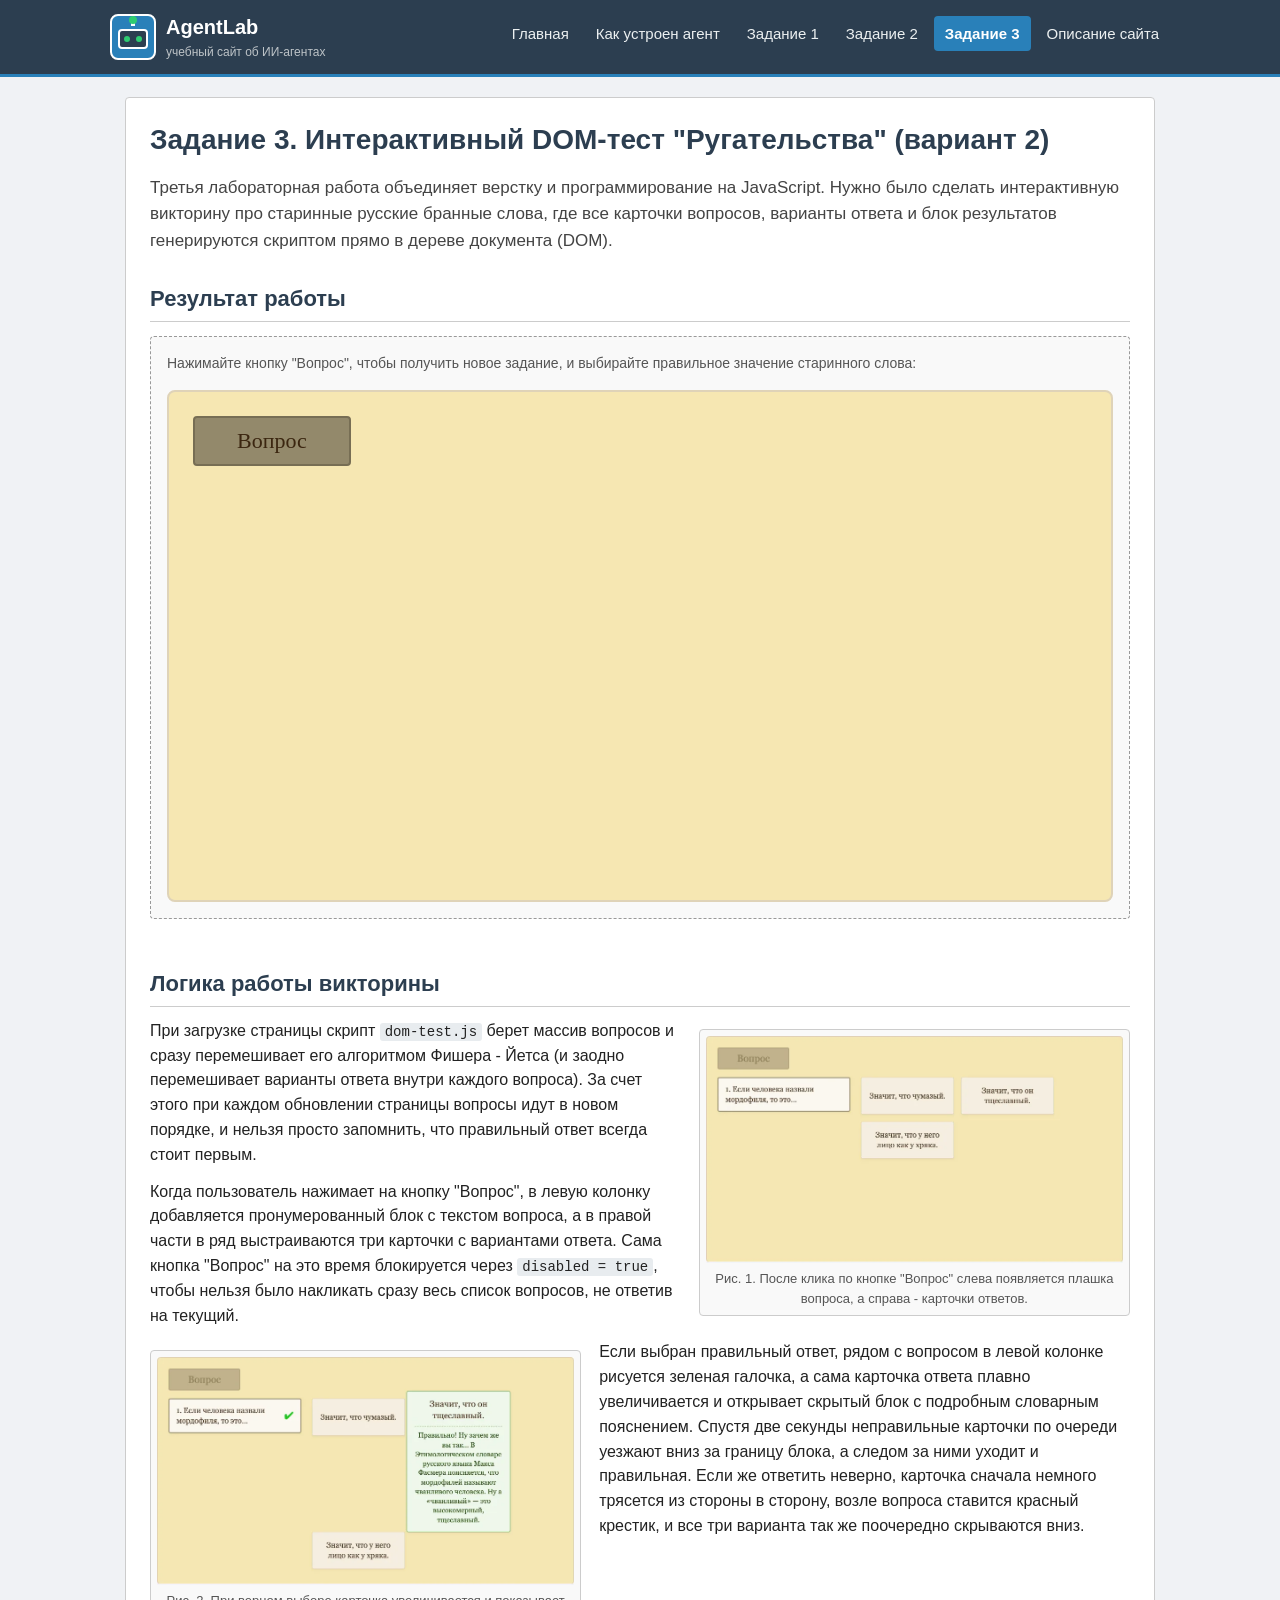
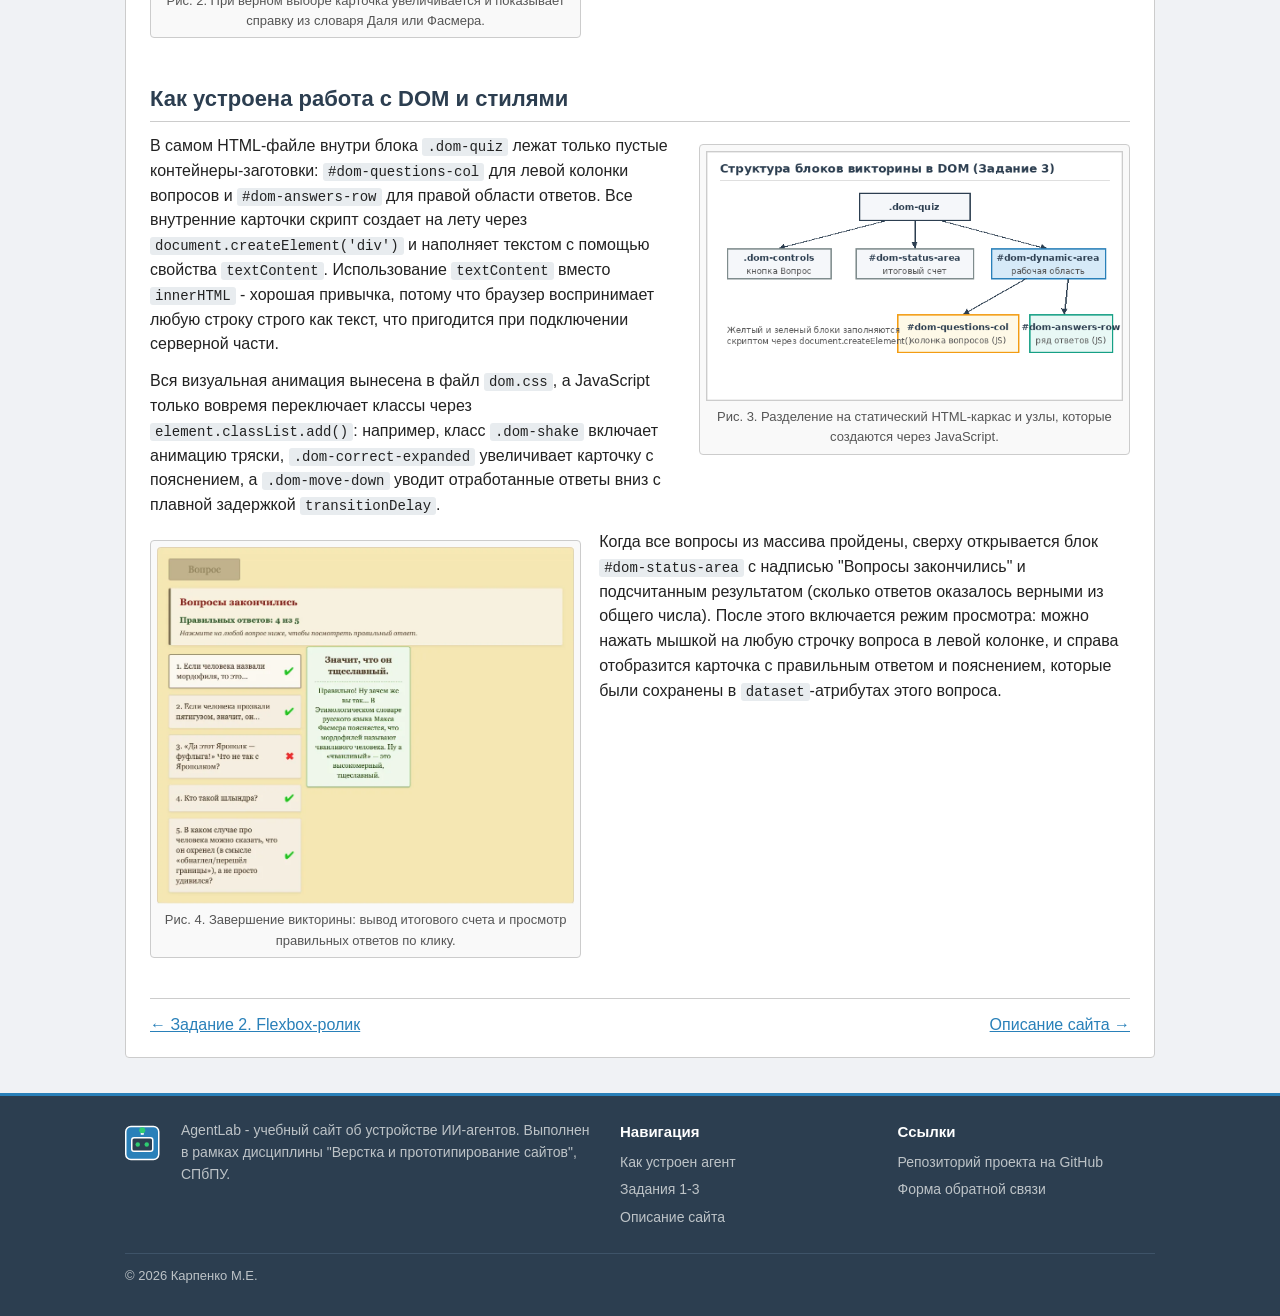
<file: pages/task3.html>
<!DOCTYPE html>
<html lang="ru">
<head>
    <meta charset="UTF-8">
    <meta name="viewport" content="width=device-width, initial-scale=1.0">
    <meta name="description" content="Задание 3 по курсу верстки: интерактивный DOM-тест на знание старинных русских слов с динамическим созданием элементов.">
    <title>Задание 3. DOM-тест - AgentLab</title>
    <link rel="stylesheet" href="../css/style.css?v=4">
    <link rel="stylesheet" href="../css/dom.css">
</head>
<body>

    <!-- Шапка сайта -->
    <header class="header">
        <div class="container header-inner">
            <a class="logo-link" href="../index.html">
                <span class="logo"><span class="logo-inner"></span></span>
                <span class="logo-text">
                    <span class="site-name">AgentLab</span>
                    <span class="site-desc">учебный сайт об ИИ-агентах</span>
                </span>
            </a>
            <nav class="main-nav">
                <ul>
                    <li><a class="nav-link" href="../index.html">Главная</a></li>
                    <li><a class="nav-link" href="agents.html">Как устроен агент</a></li>
                    <li><a class="nav-link" href="task1.html">Задание 1</a></li>
                    <li><a class="nav-link" href="task2.html">Задание 2</a></li>
                    <li><a class="nav-link active" href="task3.html">Задание 3</a></li>
                    <li><a class="nav-link" href="coursework.html">Описание сайта</a></li>
                </ul>
            </nav>
        </div>
    </header>

    <!-- Основное содержимое -->
    <main class="page-main" id="content">
        <div class="container">

<article class="content-box clearfix">
                <h1>Задание 3. Интерактивный DOM-тест "Ругательства" (вариант 2)</h1>
                <p class="intro-text">
                    Третья лабораторная работа объединяет верстку и программирование на JavaScript. Нужно было сделать
                    интерактивную викторину про старинные русские бранные слова, где все карточки вопросов, варианты ответа
                    и блок результатов генерируются скриптом прямо в дереве документа (DOM).
                </p>

                <section>
                    <h2>Результат работы</h2>
                    <div class="demo demo-wide">
                        <p class="demo-text">Нажимайте кнопку "Вопрос", чтобы получить новое задание, и выбирайте правильное значение старинного слова:</p>
                        <div class="dom-quiz">
                            <!-- Кнопка добавления вопроса -->
                            <div class="dom-controls">
                                <button id="dom-next-btn" class="dom-question-btn" type="button">Вопрос</button>
                            </div>

                            <!-- Надпись "Вопросы закончились" и статистика над областью динамического добавления -->
                            <div id="dom-status-area" class="dom-status-area dom-hidden" role="status">
                                <div id="dom-finished-msg" class="dom-finished-msg"></div>
                                <div id="dom-stats-msg" class="dom-stats-msg"></div>
                                <div class="dom-review-hint">Нажмите на любой вопрос ниже, чтобы посмотреть правильный ответ.</div>
                            </div>

                            <!-- Область для динамического добавления элементов -->
                            <div id="dom-dynamic-area" class="dom-dynamic-area">
                                <div id="dom-questions-col" class="dom-questions-col"></div>
                                <div id="dom-answers-row" class="dom-answers-row"></div>
                            </div>
                        </div>
                    </div>
                </section>

                <section>
                    <h2>Логика работы викторины</h2>
                    <figure class="img-figure img-right">
                        <img src="../images/screens/quiz-start.png" width="942" height="513"
                             alt="Скриншот теста после появления первого вопроса">
                        <figcaption>Рис. 1. После клика по кнопке "Вопрос" слева появляется плашка вопроса, а справа - карточки ответов.</figcaption>
                    </figure>
                    <p>
                        При загрузке страницы скрипт <code>dom-test.js</code> берет массив вопросов и сразу перемешивает его
                        алгоритмом Фишера - Йетса (и заодно перемешивает варианты ответа внутри каждого вопроса). За счет этого
                        при каждом обновлении страницы вопросы идут в новом порядке, и нельзя просто запомнить, что правильный
                        ответ всегда стоит первым.
                    </p>
                    <p>
                        Когда пользователь нажимает на кнопку "Вопрос", в левую колонку добавляется пронумерованный блок с текстом
                        вопроса, а в правой части в ряд выстраиваются три карточки с вариантами ответа. Сама кнопка "Вопрос" на это
                        время блокируется через <code>disabled = true</code>, чтобы нельзя было накликать сразу весь список вопросов,
                        не ответив на текущий.
                    </p>

                    <figure class="img-figure img-left">
                        <img src="../images/screens/quiz-answer.png" width="942" height="513"
                             alt="Скриншот правильного ответа с пояснением из словаря">
                        <figcaption>Рис. 2. При верном выборе карточка увеличивается и показывает справку из словаря Даля или Фасмера.</figcaption>
                    </figure>
                    <p>
                        Если выбран правильный ответ, рядом с вопросом в левой колонке рисуется зеленая галочка, а сама карточка
                        ответа плавно увеличивается и открывает скрытый блок с подробным словарным пояснением. Спустя две секунды
                        неправильные карточки по очереди уезжают вниз за границу блока, а следом за ними уходит и правильная. Если же
                        ответить неверно, карточка сначала немного трясется из стороны в сторону, возле вопроса ставится красный
                        крестик, и все три варианта так же поочередно скрываются вниз.
                    </p>
                </section>

                <section>
                    <h2>Как устроена работа с DOM и стилями</h2>
                    <figure class="img-figure img-right">
                        <img src="../images/diagrams/dom-tree.png" width="640" height="420"
                             alt="Схема дерева DOM-элементов викторины">
                        <figcaption>Рис. 3. Разделение на статический HTML-каркас и узлы, которые создаются через JavaScript.</figcaption>
                    </figure>
                    <p>
                        В самом HTML-файле внутри блока <code>.dom-quiz</code> лежат только пустые контейнеры-заготовки:
                        <code>#dom-questions-col</code> для левой колонки вопросов и <code>#dom-answers-row</code> для правой
                        области ответов. Все внутренние карточки скрипт создает на лету через <code>document.createElement('div')</code>
                        и наполняет текстом с помощью свойства <code>textContent</code>. Использование <code>textContent</code> вместо
                        <code>innerHTML</code> - хорошая привычка, потому что браузер воспринимает любую строку строго как текст,
                        что пригодится при подключении серверной части.
                    </p>
                    <p>
                        Вся визуальная анимация вынесена в файл <code>dom.css</code>, а JavaScript только вовремя переключает
                        классы через <code>element.classList.add()</code>: например, класс <code>.dom-shake</code> включает анимацию
                        тряски, <code>.dom-correct-expanded</code> увеличивает карточку с пояснением, а <code>.dom-move-down</code>
                        уводит отработанные ответы вниз с плавной задержкой <code>transitionDelay</code>.
                    </p>
                    <figure class="img-figure img-left">
                        <img src="../images/screens/quiz-finished.png" width="942" height="807"
                             alt="Финальный экран теста со статистикой и просмотром ответов">
                        <figcaption>Рис. 4. Завершение викторины: вывод итогового счета и просмотр правильных ответов по клику.</figcaption>
                    </figure>
                    <p>
                        Когда все вопросы из массива пройдены, сверху открывается блок <code>#dom-status-area</code> с надписью
                        "Вопросы закончились" и подсчитанным результатом (сколько ответов оказалось верными из общего числа).
                        После этого включается режим просмотра: можно нажать мышкой на любую строчку вопроса в левой колонке,
                        и справа отобразится карточка с правильным ответом и пояснением, которые были сохранены в
                        <code>dataset</code>-атрибутах этого вопроса.
                    </p>
                </section>

                <nav class="pager">
                    <a href="task2.html">&larr; Задание 2. Flexbox-ролик</a>
                    <a href="coursework.html">Описание сайта &rarr;</a>
                </nav>
            </article>
        </div>
    </main>

    <!-- Подвал сайта -->
    <footer class="footer">
        <div class="container">
            <div class="footer-grid">
                <div class="footer-brand">
                    <span class="logo logo-small"><span class="logo-inner"></span></span>
                    <p>AgentLab - учебный сайт об устройстве ИИ-агентов. Выполнен в рамках дисциплины "Верстка и прототипирование сайтов", СПбПУ.</p>
                </div>
                <nav>
                    <h2>Навигация</h2>
                    <ul>
                        <li><a href="agents.html">Как устроен агент</a></li>
                        <li><a href="task1.html">Задания 1-3</a></li>
                        <li><a href="coursework.html">Описание сайта</a></li>
                    </ul>
                </nav>
                <div>
                    <h2>Ссылки</h2>
                    <ul>
                        <li><a href="https://github.com/mdesmondo/web-coursework-spbpu">Репозиторий проекта на GitHub</a></li>
                        <li><a href="../index.html#feedback">Форма обратной связи</a></li>
                    </ul>
                </div>
            </div>
            <p class="footer-copy">&copy; 2026 Карпенко М.Е.</p>
        </div>
    </footer>

    <script src="../scripts/dom-test.js"></script>
</body>
</html>
</file>
<file: css/style.css>
/* Основные стили сайта AgentLab */

* {
    box-sizing: border-box;
}

body {
    margin: 0;
    padding: 0;
    min-height: 100vh;
    display: flex;
    flex-direction: column;
    font-family: Arial, Helvetica, sans-serif;
    font-size: 16px;
    line-height: 1.55;
    color: #222222;
    background-color: #f0f2f5;
}

img {
    max-width: 100%;
    height: auto;
}

a {
    color: #2980b9;
}

a:hover {
    color: #1c5980;
}

h1, h2, h3 {
    color: #2c3e50;
}

h1 {
    font-size: 28px;
    margin-top: 0;
    margin-bottom: 14px;
}

h2 {
    font-size: 22px;
    margin-top: 28px;
    margin-bottom: 12px;
    padding-bottom: 5px;
    border-bottom: 1px solid #cccccc;
}

h3 {
    font-size: 18px;
    margin-top: 16px;
    margin-bottom: 8px;
}

p {
    margin-top: 0;
    margin-bottom: 12px;
}

ul, ol {
    margin-top: 0;
    margin-bottom: 14px;
    padding-left: 22px;
}

li {
    margin-bottom: 6px;
}

code {
    font-family: Consolas, "Courier New", monospace;
    font-size: 14px;
    background-color: #e8ecef;
    padding: 1px 5px;
    border-radius: 3px;
}

pre {
    font-family: Consolas, "Courier New", monospace;
    font-size: 14px;
    background-color: #2c3e50;
    color: #ecf0f1;
    padding: 12px 16px;
    border-radius: 4px;
    overflow-x: auto;
}

pre code {
    background: none;
    padding: 0;
    color: inherit;
}

/* Основной контейнер по центру */
.container {
    width: 100%;
    max-width: 1060px;
    margin: 0 auto;
    padding: 0 15px;
}

/* Шапка сайта */
.header {
    background-color: #2c3e50;
    color: #ffffff;
    border-bottom: 3px solid #2980b9;
}

.header-inner {
    display: flex;
    align-items: center;
    justify-content: space-between;
    flex-wrap: wrap;
    gap: 15px;
    padding: 12px 0;
}

.logo-link {
    display: flex;
    align-items: center;
    gap: 10px;
    color: #ffffff;
    text-decoration: none;
}

.logo-text {
    display: flex;
    flex-direction: column;
}

.site-name {
    font-size: 20px;
    font-weight: bold;
}

.site-desc {
    font-size: 12px;
    color: #bdc3c7;
}

/* Логотип только средствами CSS (базовый размер 46x46 px) */
.logo {
    position: relative;
    display: inline-block;
    width: 46px;
    height: 46px;
    flex-shrink: 0;
    background-color: #2980b9;
    border: 2px solid #ffffff;
    border-radius: 8px;
}

/* Антенна сверху */
.logo::before {
    content: "";
    position: absolute;
    top: 3px;
    left: 19px;
    width: 4px;
    height: 7px;
    background-color: #ffffff;
}

.logo::after {
    content: "";
    position: absolute;
    top: 0px;
    left: 17px;
    width: 8px;
    height: 8px;
    background-color: #2ecc71;
    border-radius: 50%;
}

/* Экранчик внутри логотипа */
.logo-inner {
    position: absolute;
    top: 13px;
    left: 6px;
    width: 30px;
    height: 20px;
    background-color: #2c3e50;
    border: 2px solid #ffffff;
    border-radius: 4px;
}

.logo-inner::before,
.logo-inner::after {
    content: "";
    position: absolute;
    top: 5px;
    width: 6px;
    height: 6px;
    background-color: #2ecc71;
    border-radius: 50%;
}

.logo-inner::before {
    left: 4px;
}

.logo-inner::after {
    right: 4px;
}

.logo:hover::after,
.logo:hover .logo-inner::before,
.logo:hover .logo-inner::after {
    background-color: #f1c40f;
}

.logo-small {
    transform: scale(0.75);
    transform-origin: left center;
}

.logo-big {
    transform: scale(1.4);
    margin: 10px;
}

/* Меню в шапке */
.main-nav ul {
    display: flex;
    flex-wrap: wrap;
    gap: 5px;
    margin: 0;
    padding: 0;
    list-style: none;
}

.nav-link {
    display: block;
    padding: 6px 11px;
    border-radius: 4px;
    color: #ecf0f1;
    font-size: 15px;
    text-decoration: none;
}

.nav-link:hover {
    background-color: #34495e;
}

.nav-link.active {
    background-color: #2980b9;
    color: #ffffff;
    font-weight: bold;
}

/* Основная часть страницы */
.page-main {
    flex: 1;
    padding: 20px 0 35px;
}

.intro-text {
    font-size: 17px;
    color: #444444;
    margin-bottom: 18px;
}

/* Двухколоночная раскладка на Flexbox (статья + боковая колонка) */
.page-grid {
    display: flex;
    align-items: flex-start;
    gap: 20px;
}

.content-box {
    flex: 1;
    min-width: 0;
    background-color: #ffffff;
    border: 1px solid #cccccc;
    border-radius: 4px;
    padding: 20px 24px;
}

.content-box section {
    margin-bottom: 20px;
}

.content-box section::after,
.clearfix::after {
    content: "";
    display: table;
    clear: both;
}

/* Боковая колонка */
.sidebar-box {
    width: 240px;
    flex-shrink: 0;
    background-color: #ffffff;
    border: 1px solid #cccccc;
    border-radius: 4px;
    padding: 16px;
    font-size: 14px;
}

.sidebar-box h2 {
    font-size: 16px;
    margin-top: 0;
    margin-bottom: 8px;
}

.sidebar-box ul {
    margin-bottom: 14px;
    padding-left: 18px;
}

/* Картинки в тексте */
.img-figure {
    margin: 10px 0 16px;
    padding: 6px;
    background-color: #f9f9f9;
    border: 1px solid #cccccc;
    border-radius: 4px;
}

.img-figure img {
    display: block;
    width: 100%;
}

.img-figure figcaption {
    margin-top: 6px;
    font-size: 13px;
    color: #555555;
    text-align: center;
}

.img-left {
    float: left;
    clear: both;
    width: 44%;
    margin-right: 18px;
}

.img-right {
    float: right;
    clear: both;
    width: 44%;
    margin-left: 18px;
}

.img-wide {
    max-width: 580px;
    margin: 14px auto;
}

.img-narrow {
    width: 30%;
}

.img-row {
    display: flex;
    flex-wrap: wrap;
    gap: 15px;
    margin: 14px 0 18px;
}

.img-row .img-figure {
    flex: 1 1 200px;
    margin: 0;
}

/* Кнопки */
.btn {
    display: inline-block;
    padding: 9px 16px;
    background-color: #2980b9;
    color: #ffffff;
    border: 1px solid #2980b9;
    border-radius: 4px;
    font-size: 15px;
    font-weight: bold;
    text-decoration: none;
    cursor: pointer;
}

.btn:hover {
    background-color: #1f6391;
    color: #ffffff;
}

.btn-secondary {
    background-color: #ffffff;
    color: #2980b9;
}

.btn-secondary:hover {
    background-color: #eaf2f8;
    color: #1f6391;
}

/* Первый блок на главной */
.hero-block {
    background-color: #ffffff;
    border: 1px solid #cccccc;
    border-left: 4px solid #2980b9;
    border-radius: 4px;
    padding: 22px;
    margin-bottom: 22px;
}

.hero-grid {
    display: flex;
    align-items: center;
    gap: 22px;
}

.hero-grid > div {
    flex: 1.1;
}

.hero-grid > .img-figure {
    flex: 0.9;
    margin: 0;
}

.hero-buttons {
    display: flex;
    flex-wrap: wrap;
    gap: 10px;
    margin-top: 14px;
}

.home-section {
    margin-bottom: 22px;
}

/* Короткие блоки с цифрами */
.facts-row {
    display: flex;
    flex-wrap: wrap;
    gap: 15px;
    margin-top: 16px;
}

.fact-item {
    flex: 1 1 240px;
    background-color: #f8f9fa;
    border: 1px solid #cccccc;
    border-radius: 4px;
    padding: 12px 14px;
}

.fact-num {
    font-size: 20px;
    font-weight: bold;
    color: #2980b9;
    display: block;
}

/* Карточки заданий на Flexbox */
.cards-grid {
    display: flex;
    flex-wrap: wrap;
    gap: 16px;
    margin: 14px 0 0;
    padding: 0;
    list-style: none;
}

.cards-grid > li {
    flex: 1 1 215px;
    display: flex;
}

.task-card {
    display: flex;
    flex-direction: column;
    width: 100%;
    background-color: #ffffff;
    border: 1px solid #cccccc;
    border-radius: 4px;
}

.task-card-img {
    display: block;
    width: 100%;
    height: 150px;
    object-fit: cover;
    border-bottom: 1px solid #cccccc;
}

.task-card-body {
    display: flex;
    flex-direction: column;
    flex: 1;
    padding: 14px;
}

.task-card-tag {
    font-size: 12px;
    font-weight: bold;
    color: #27ae60;
    margin-bottom: 4px;
}

.task-card-title {
    margin: 0 0 8px;
    font-size: 17px;
}

.task-card-desc {
    font-size: 14px;
    color: #555555;
    margin-bottom: 12px;
}

.task-card-link {
    margin-top: auto;
    font-weight: bold;
}

/* Блок демонстрации работы задания */
.demo {
    margin: 14px 0 20px;
    padding: 16px;
    background-color: #f9f9f9;
    border: 1px dashed #999999;
    border-radius: 4px;
    text-align: center;
}

/* Сохраняем content-box внутри демо, чтобы не сдвигались задания 1-3 */
.demo *,
.demo *::before,
.demo *::after {
    box-sizing: content-box;
}

.demo-text {
    margin: 0 0 10px;
    font-size: 14px;
    color: #555555;
}

.demo-wide {
    text-align: left;
}

.note-box {
    margin: 16px 0;
    padding: 12px 16px;
    background-color: #eaf2f8;
    border-left: 4px solid #2980b9;
}

.pager {
    display: flex;
    justify-content: space-between;
    gap: 12px;
    margin-top: 24px;
    padding-top: 14px;
    border-top: 1px solid #cccccc;
}

/* Форма обратной связи */
.feedback-form {
    display: flex;
    flex-wrap: wrap;
    gap: 14px;
    margin-top: 14px;
}

.form-group {
    flex: 1 1 260px;
    display: flex;
    flex-direction: column;
    gap: 5px;
}

.form-group-full {
    flex: 1 1 100%;
}

.feedback-form label {
    font-size: 14px;
    font-weight: bold;
}

.feedback-form input,
.feedback-form select,
.feedback-form textarea {
    width: 100%;
    padding: 8px 10px;
    font-family: inherit;
    font-size: 15px;
    border: 1px solid #bbbbbb;
    border-radius: 4px;
}

.form-check {
    flex-direction: row;
    align-items: center;
    gap: 8px;
}

.form-check input {
    width: auto;
}

.form-check label {
    font-weight: normal;
}

.form-status {
    width: 100%;
    margin: 0;
    font-size: 14px;
    color: #2980b9;
}

/* Подвал сайта */
.footer {
    background-color: #2c3e50;
    color: #bdc3c7;
    font-size: 14px;
    padding: 24px 0 18px;
    border-top: 3px solid #2980b9;
}

.footer-grid {
    display: flex;
    flex-wrap: wrap;
    justify-content: space-between;
    gap: 20px;
}

.footer-brand {
    flex: 2 1 280px;
    display: flex;
    gap: 10px;
    align-items: flex-start;
}

.footer-grid > nav,
.footer-grid > div:last-child {
    flex: 1 1 160px;
}

.footer h2 {
    margin: 0 0 8px;
    padding: 0;
    border: none;
    font-size: 15px;
    color: #ffffff;
}

.footer ul {
    margin: 0;
    padding: 0;
    list-style: none;
}

.footer a {
    color: #bdc3c7;
    text-decoration: none;
}

.footer a:hover {
    color: #ffffff;
    text-decoration: underline;
}

.footer-copy {
    margin-top: 18px;
    padding-top: 12px;
    border-top: 1px solid #3e5368;
    font-size: 13px;
}

/* Адаптивность для небольших экранов */
@media (max-width: 860px) {
    .page-grid,
    .hero-grid {
        flex-direction: column;
    }

    .sidebar-box {
        width: 100%;
    }
}

@media (max-width: 640px) {
    .header-inner {
        flex-direction: column;
        align-items: flex-start;
    }

    .img-left,
    .img-right,
    .img-narrow {
        float: none;
        width: 100%;
        margin-left: 0;
        margin-right: 0;
    }

    .pager {
        flex-direction: column;
    }
}
</file>
<file: css/pic.css>
.canvas-200 {
    width: 200px;
    height: 200px;
    position: relative;
    background-color: #ffffff;
    margin: 20px auto;
    border: 2px dashed #cccccc;
    overflow: hidden;
}

/*
   Почва
*/
.ground {
    position: absolute;
    bottom: 0;
    left: 0;
    width: 200px;
    height: 45px;
    background: repeating-linear-gradient(
        90deg,
        #ffff00,
        #ffff00 11px,
        #ff9900 11px,
        #ff9900 22px
    );
    background-position: -7px 0;
}


.grass {
    position: absolute;
    bottom: 44px; 
    background: transparent;
    border-style: solid;
    border-color: #00e611;
}

.grass-1 {
    right: 35px;
    width: 28px;
    height: 60px;
    border-width: 4px 0 0 4px; 
    border-top-left-radius: 30px; 
    border-top-right-radius: 20px / 40px; 
}

.grass-2 {
    right: 6px;
    width: 28px;
    height: 52px;
    border-width: 4px 0 0 4px; 
    border-top-left-radius: 32px; 
    border-top-right-radius: 20px / 40px; 
}

.grass-3 {
    right: 10px;
    width: 28px;
    height: 52px;
    border-width: 4px 4px 0 0; 
    border-top-right-radius: 32px; 
    border-top-left-radius: 20px / 40px; 
}
/* 
   Ветка и листья
   */
.branch-wrap {
    position: absolute;
    top: 0;
    right: 0;
    width: 100px;
    height: 80px;
}

.branch {
    position: absolute;
    top: -6px;
    right: -16px;
    width: 80px;
    height: 70px;
    border-top: 4px solid #5a2a18;
    border-radius: 50% 50% 0 0;
    transform: rotate(-30deg);
}

.leaf {
    position: absolute;
    background-color: #00e611;
    border-radius: 0 100% 0 100%;
}

.leaf-1 {
    width: 30px;
    height: 12px;
    top: -3px;
    right: 55px;
    transform: rotate(10deg);
}

.leaf-2 {
    width: 35px;
    height: 12px;
    top: 23px;
    right: 25px;
    transform: rotate(25deg);
}

.leaf-3 {
    width: 38px;
    height: 14px;
    top: 5px;
    right: 2px;
    transform: rotate(25deg);
}

/* 
   Динозавр
   */
/* Хвост */
.tail {
    position: absolute;
    bottom: 70px;
    left: -5px;
    width: 50px;
    height: 60px;
    border-left: 20px solid #8cc63f;
    border-bottom: 20px solid #8cc63f;
    border-bottom-left-radius: 50px;
    border-top-left-radius: 40px;
    transform: rotate(-10deg);
}

/* Туловище */
.body {
    position: absolute;
    bottom: 52px;
    left: 15px;
    width: 76px;
    height: 66px;
    background: radial-gradient(circle at 45% 60%, #eef7b5 0%, #8cc63f 60%, #689f38 100%);
    border-radius: 50%;
}

/* Ноги и лапы */
.leg {
    position: absolute;
    width: 14px;
    height: 22px;
    background-color: #558b2f;
    border-radius: 4px;
}
.leg-front {
    bottom: 35px;
    left: 54px;
}
.leg-back {
    bottom: 35px;
    left: 36px;
}


.foot {
    position: absolute;
    background: radial-gradient(circle at 50% 20%, #e0e0e0 0%, #a1a1a1 40%, #558b2f 100%);
    border-radius: 10px 10px 4px 4px;
}
.foot-front {
    bottom: 35px;
    left: 50px;
    width: 35px;
    height: 15px;
}
.foot-back {
    bottom: 35px;
    left: 35px;
    width: 35px;
    height: 14px;
}


/* Шея */
.neck {
    position: absolute;
    bottom: 100px;
    left: 64px;
    width: 22px;
    height: 35px;
    background-color: #8cc63f;
    border-radius: 10px;
    transform: rotate(30deg);
}

/* Голова */
.head {
    position: absolute;
    bottom: 119px;
    left: 71px;
    width: 55px;
    height: 42px;
    background-color: #8cc63f;
    border-radius: 20px 25px 15px 15px;
    transform: rotate(12deg);
}

/* Усики */
.antenna {
    position: absolute;
    top: -10px;
    width: 2px;
    height: 12px;
    background-color: #8cc63f;
}
.antenna-left {
    left: 18px;
    transform: rotate(-15deg);
}
.antenna-right {
    left: 28px;
    transform: rotate(10deg);
}

/* Глаза */
.eye {
    position: absolute;
    top: 8px;
    width: 8px;
    height: 12px;
    background-color: #000000;
    border-radius: 50%;
}
.eye-left { left: 22px; }
.eye-right { left: 33px; }

.pupil {
    position: absolute;
    top: 3px;
    left: 2px;
    width: 5px;
    height: 6px;
    background-color: #ffffff;
    border-radius: 50%;
}

/* Ноздри */
.nostril {
    position: absolute;
    top: 28px;
    width: 3px;
    height: 4px;
    background-color: #000000;
    border-radius: 50%;
}
.nostril-left { right: 22px; }
.nostril-right { right: 15px; }

/* Зубы */
.teeth {
    position: absolute;
    bottom: -3px;
    right: 4px;
    display: flex;
    gap: 1px;
    border-top-right-radius: 20px / 40px; 
}
.tooth {
    width: 0;
    height: 0;
    border-left: 3px solid transparent;
    border-right: 3px solid transparent;
    border-top: 6px solid #ffee58;
}
.tooth:nth-child(1) { 
    transform: translateY(-2px) rotate(15deg); 
}
.tooth:nth-child(2) { 
    transform: translateY(0px) rotate(5deg); 
}
.tooth:nth-child(3) { 
    transform: translateY(0px)rotate(-5deg);
}
.tooth:nth-child(4) { 
    transform: translateY(-2px) rotate(-15deg);
}

.arm {
    position: absolute;
    width: 10px;
    height: 25px;
    background: linear-gradient(180deg, #5b8c1b 0%, #3a5c10 100%);
    border-radius: 8px 3px 10px 8px;
    box-shadow: inset 1px 1px 2px rgba(255, 255, 255, 0.3);
}
.arm-back {
    bottom: 70px;
    left: 76px;
    background: linear-gradient(180deg, #426812 0%, #29420a 100%);
    transform: rotate(290deg);
}
.arm-front {
    bottom: 85px;
    left: 88px;
    background: linear-gradient(180deg, #426812 0%, #29420a 100%);
    transform: rotate(290deg);
}

.arm::after {
    content: '';
    position: absolute;
    top: 15px;      
    left: -5px;    
    width: 12px;
    height: 10px;
    background: inherit; 
    border-radius: 6px 0 0 6px; 
}
</file>
<file: css/flex.css>
/*
   Задание 2. Flexbox-ролик Вариант 3
   Базовый размер 200x200 px.
*/

.roller {
    --neck: 50% 100%;          /* точка, вокруг которой качается голова принца */
    --head-scale: 0.27;
    --head-lift: -11em;
    --head-shift: 0.5em;

    font-size: 10px;
    width: 20em;
    height: 20em;
    box-sizing: border-box;
    margin: 20px auto;
    border: 0.2em dashed #cccccc;
    background-color: #ffffff;
    overflow: hidden;
    cursor: pointer;
    user-select: none;

    display: flex;
    flex-direction: column;
}

.roller img {
    -webkit-user-drag: none;  /* чтобы картинку нельзя было утащить при нажатии */
}

/* ---------- Реплики ---------- */

.roller__text {
    position: relative;
    flex: 0 0 3.6em;
}

.roller__phrase {
    position: absolute;
    top: 0.6em;
    padding: 0.3em 0.8em;
    font: bold 1.3em Arial, sans-serif;
    white-space: nowrap;
    color: #2c3e50;
    background-color: #ffffff;
    border: 0.15em solid #2c3e50;
    border-radius: 0.8em;
    opacity: 0;
    transform: translateY(0.4em);
    transition: opacity 0.3s, transform 0.3s;
}

/* хвостик облачка */
.roller__phrase::after {
    content: '';
    position: absolute;
    bottom: -0.55em;
    width: 0.7em;
    height: 0.7em;
    background-color: #ffffff;
    border: solid #2c3e50;
    border-width: 0 0.15em 0.15em 0;
    transform: rotate(45deg);
}

.roller__phrase--who {            /* говорит принц */
    left: 0.8em;
}
.roller__phrase--who::after {
    left: 3.6em;
}

.roller__phrase--me {             /* говорит лягушка / принцесса */
    right: 0.8em;
}
.roller__phrase--me::after {
    right: 2.8em;
}

/* Наведение на ролик: "Ты кто?" */
.roller:hover .roller__phrase--who {
    opacity: 1;
    transform: none;
}

/* Нажатие: "Я принцесса" вместо "Ты кто?" */
.roller:hover:active .roller__phrase--who {
    opacity: 0;
}
.roller:hover:active .roller__phrase--me {
    opacity: 1;
    transform: none;
}

/* ---------- Сцена (flexbox) ---------- */

.roller__stage {
    flex: 1;
    display: flex;
    justify-content: center;
    align-items: flex-end;
    gap: 0.4em;
    padding: 0 0.8em 0.6em;
}

/* Принц */
.roller__prince {
    position: relative;
    flex: 0 0 10em;
    height: 14.5em;
}

.roller__prince img {
    position: absolute;
    left: 0;
    bottom: 0;
    width: 100%;
    height: 100%;
    object-fit: contain;
    object-position: center bottom;
}

/* в покое виден prince1, тело и голова спрятаны */
.roller__prince .prince-body {
    visibility: hidden;
}
.roller__prince .prince-head {
    visibility: hidden;
    transform-origin: var(--neck);
    transform: translate(var(--head-shift)) translateY(var(--head-lift)) scale(var(--head-scale));
}

/* наведение на принца: цельная картинка заменяется телом + качающейся головой */
.roller__prince:hover .prince-still {
    visibility: hidden;
}
.roller__prince:hover .prince-body {
    visibility: visible;
}
.roller__prince:hover .prince-head {
    visibility: visible;
    animation: head-shake 1s ease-in-out infinite;
}

@keyframes head-shake {
    0%, 100% { transform: translate(var(--head-shift), var(--head-lift)) rotate(0deg) scale(var(--head-scale)); }
    25%      { transform: translate(var(--head-shift), var(--head-lift)) rotate(-10deg) scale(var(--head-scale)); }
    75%      { transform: translate(var(--head-shift), var(--head-lift)) rotate(10deg) scale(var(--head-scale)); }
}

/* Лягушка / принцесса: одна ячейка, в которой картинки лежат друг на друге */
.roller__hero {
    position: relative;
    flex: 0 0 7em;
    height: 12em;
    opacity: 0;
    transform: translateX(8em);
    transition: transform 0.4s ease-in, opacity 0.3s;
}

/* наведение на ролик: лягушка появляется и плавно идёт к принцу */
.roller:hover .roller__hero {
    opacity: 1;
    transform: translateX(0);
    transition: transform 1.4s ease-out, opacity 0.5s;
}

.roller__hero img {
    position: absolute;
    left: 0;
    bottom: 0;
    width: 100%;
    object-fit: contain;
    object-position: center bottom;
    transition: opacity 0.25s, transform 0.25s;
}

.roller__hero .frog {
    height: 6em;
}

.roller__hero .princess {
    height: 100%;
    opacity: 0;
    transform: scale(0.6);
    transform-origin: center bottom;
    pointer-events: none
}

/* наведение на лягушку: плавные прыжки */
.roller__hero .frog:hover {
    animation: frog-jump 0.8s ease-in-out infinite;
}

@keyframes frog-jump {
    0%, 100% { transform: translateY(0); }
    40%      { transform: translateY(-2.8em); }
    70%      { transform: translateY(0); }
}

/* нажатие: лягушка исчезает, появляется принцесса */
.roller:hover:active .frog {
    opacity: 0;
}
.roller:hover:active .princess {
    opacity: 1;
    transform: scale(1);
}
</file>
<file: css/dom.css>
/* Задание 3. DOM-Тест (Вариант 2. Ругательства)*/

/* Основная область теста*/
.dom-quiz {
    background-color: #f6e7b2;
    border: 2px solid #dfd3b8;
    border-radius: 8px;
    padding: 24px;
    margin-top: 15px;
    min-height: 460px;
    text-align: left;
    font-family: "Georgia", "Times New Roman", serif;
    color: #4a3520;
    overflow: hidden;
    position: relative;
    display: flex;
    flex-direction: column;
}

/* Панель с кнопкой "Вопрос" */
.dom-controls {
    margin-bottom: 18px;
}

.dom-question-btn {
    background-color: #93896b;
    color: #3b2610;
    border: 2px solid #776e54;
    padding: 10px 42px;
    font-size: 22px;
    font-family: inherit;
    cursor: pointer;
    border-radius: 4px;
    transition: transform 0.2s ease, background-color 0.2s ease, opacity 0.2s ease;
}

/* При наведении блок/кнопка увеличивается*/
.dom-question-btn:hover:not(:disabled) {
    transform: scale(1.06);
    background-color: #a39878;
}

/* При нажатии происходит небольшое смещение в стороны — тряска*/
.dom-question-btn:active:not(:disabled) {
    animation: domShakeHorizontal 0.35s ease-in-out;
}

.dom-question-btn:disabled {
    opacity: 0.55;
    cursor: not-allowed;
}

/* Надпись "Вопросы закончились" и статистика над областью динамического добавления */
.dom-status-area {
    background-color: #f7f1de;
    border-left: 5px solid #776e54;
    padding: 14px 20px;
    margin-bottom: 20px;
    border-radius: 4px;
    box-shadow: 0 2px 8px rgba(0, 0, 0, 0.08);
}

.dom-hidden {
    display: none;
}

.dom-finished-msg {
    font-size: 22px;
    font-weight: bold;
    color: #8b261d;
    margin-bottom: 6px;
}

.dom-stats-msg {
    font-size: 18px;
    font-weight: bold;
    color: #2e5927;
    margin-bottom: 4px;
}

.dom-review-hint {
    font-size: 15px;
    font-style: italic;
    color: #6b5842;
}

/* Область для динамического добавления элементов */
.dom-dynamic-area {
    display: flex;
    flex-direction: row;
    align-items: flex-start;
    gap: 24px;
    flex: 1;
}

/* Блоки с вопросами располагаются ВЕРТИКАЛЬНО */
.dom-questions-col {
    display: flex;
    flex-direction: column;
    gap: 14px;
    width: 300px;
    flex-shrink: 0;
}

/* Блоки с ответами располагаются ГОРИЗОНТАЛЬНО */
.dom-answers-row {
    display: flex;
    flex-direction: row;
    flex-wrap: wrap;
    align-items: flex-start;
    gap: 20px;
    flex: 1;
}

/* Общий вид карточек вопросов и ответов */
.dom-question-block,
.dom-answer-block {
    background-color: #f5efe0;
    border: 1px solid #dfd3b8;
    padding: 14px 16px;
    border-radius: 4px;
    box-shadow: 0 2px 5px rgba(0, 0, 0, 0.06);
    font-size: 17px;
    line-height: 1.35;
    transition: transform 0.35s ease, opacity 0.5s ease, box-shadow 0.25s ease, background-color 0.25s ease;
    user-select: none;
    box-sizing: border-box;
}

.dom-question-block {
    display: flex;
    justify-content: space-between;
    align-items: center;
    gap: 10px;
}

.dom-question-content {
    display: flex;
    flex-direction: column;
    gap: 6px;
}

/* Плашка внутри вопроса о нескольких правильных ответах */
.dom-multi-badge {
    display: inline-block;
    align-self: flex-start;
    background-color: #e6d8ad;
    color: #5a3e1b;
    border: 1px solid #bfa97a;
    border-radius: 4px;
    padding: 3px 8px;
    font-size: 13px;
    font-weight: bold;
}

/* Плашка-подсказка над карточками ответов */
.dom-multi-notice {
    flex-basis: 100%;
    background-color: #fbf4dc;
    border: 1px solid #c8b482;
    border-left: 4px solid #8b6b35;
    color: #4a3520;
    padding: 10px 14px;
    border-radius: 4px;
    font-size: 15px;
    font-weight: bold;
    transition: transform 0.35s ease, opacity 0.5s ease;
}

.dom-multi-notice.dom-move-down {
    transform: translateY(500px);
    opacity: 0;
    pointer-events: none;
}

.dom-question-block.dom-active {
    border: 2px solid #93896b;
    background-color: #fbf8f1;
}

.dom-question-block.dom-clickable {
    cursor: pointer;
}

/* При наведении блок увеличивается */
.dom-question-block:hover,
.dom-answer-block:hover {
    transform: scale(1.06);
    box-shadow: 0 6px 14px rgba(0, 0, 0, 0.12);
    z-index: 2;
}

/* Если на блок нажать, то он немного смещается в стороны (тряска) */
@keyframes domShakeHorizontal {
    0%   { transform: scale(1.06) translateX(0); }
    20%  { transform: scale(1.06) translateX(-8px); }
    40%  { transform: scale(1.06) translateX(8px); }
    60%  { transform: scale(1.06) translateX(-6px); }
    80%  { transform: scale(1.06) translateX(6px); }
    100% { transform: scale(1.06) translateX(0); }
}

.dom-question-block:active,
.dom-answer-block:active,
.dom-shake {
    animation: domShakeHorizontal 0.35s ease-in-out;
}

/* Карточка ответа */
.dom-answer-block {
    width: 210px;
    min-height: 84px;
    cursor: pointer;
    display: flex;
    flex-direction: column;
    justify-content: center;
    text-align: center;
}

/* Увеличение правильного ответа и показ пояснения */
.dom-answer-block.dom-correct-expanded {
    transform: scale(1.06);
    background-color: #eef7ea;
    border-color: #6aa84f;
    z-index: 5;
    cursor: default;
}

/* Подсветка неверно выбранного ответа */
.dom-answer-block.dom-wrong-selected {
    background-color: #faeaea;
    border-color: #d9534f;
    cursor: default;
}

.dom-explanation {
    margin-top: 10px;
    padding-top: 8px;
    border-top: 1px dashed #8ab877;
    font-size: 14px;
    color: #274e13;
}

/* Маркер ответа в поле вопроса (зеленая галочка / красный крестик) */
.dom-marker {
    font-size: 24px;
    font-weight: bold;
    flex-shrink: 0;
}

.dom-marker.dom-correct {
    color: #1ec71e;
}

.dom-marker.dom-incorrect {
    color: #f02c2c;
}

/* Перемещение ответов вниз средствами CSS */
.dom-answer-block.dom-move-down {
    transform: translateY(500px);
    opacity: 0;
    pointer-events: none;
}

/* Адаптивная верстка для компьютера при уменьшении окна браузера */
@media (max-width: 900px) {
    .dom-dynamic-area {
        flex-direction: column;
    }
    .dom-questions-col {
        width: 100%;
    }
    .dom-answers-row {
        width: 100%;
    }
}
</file>
